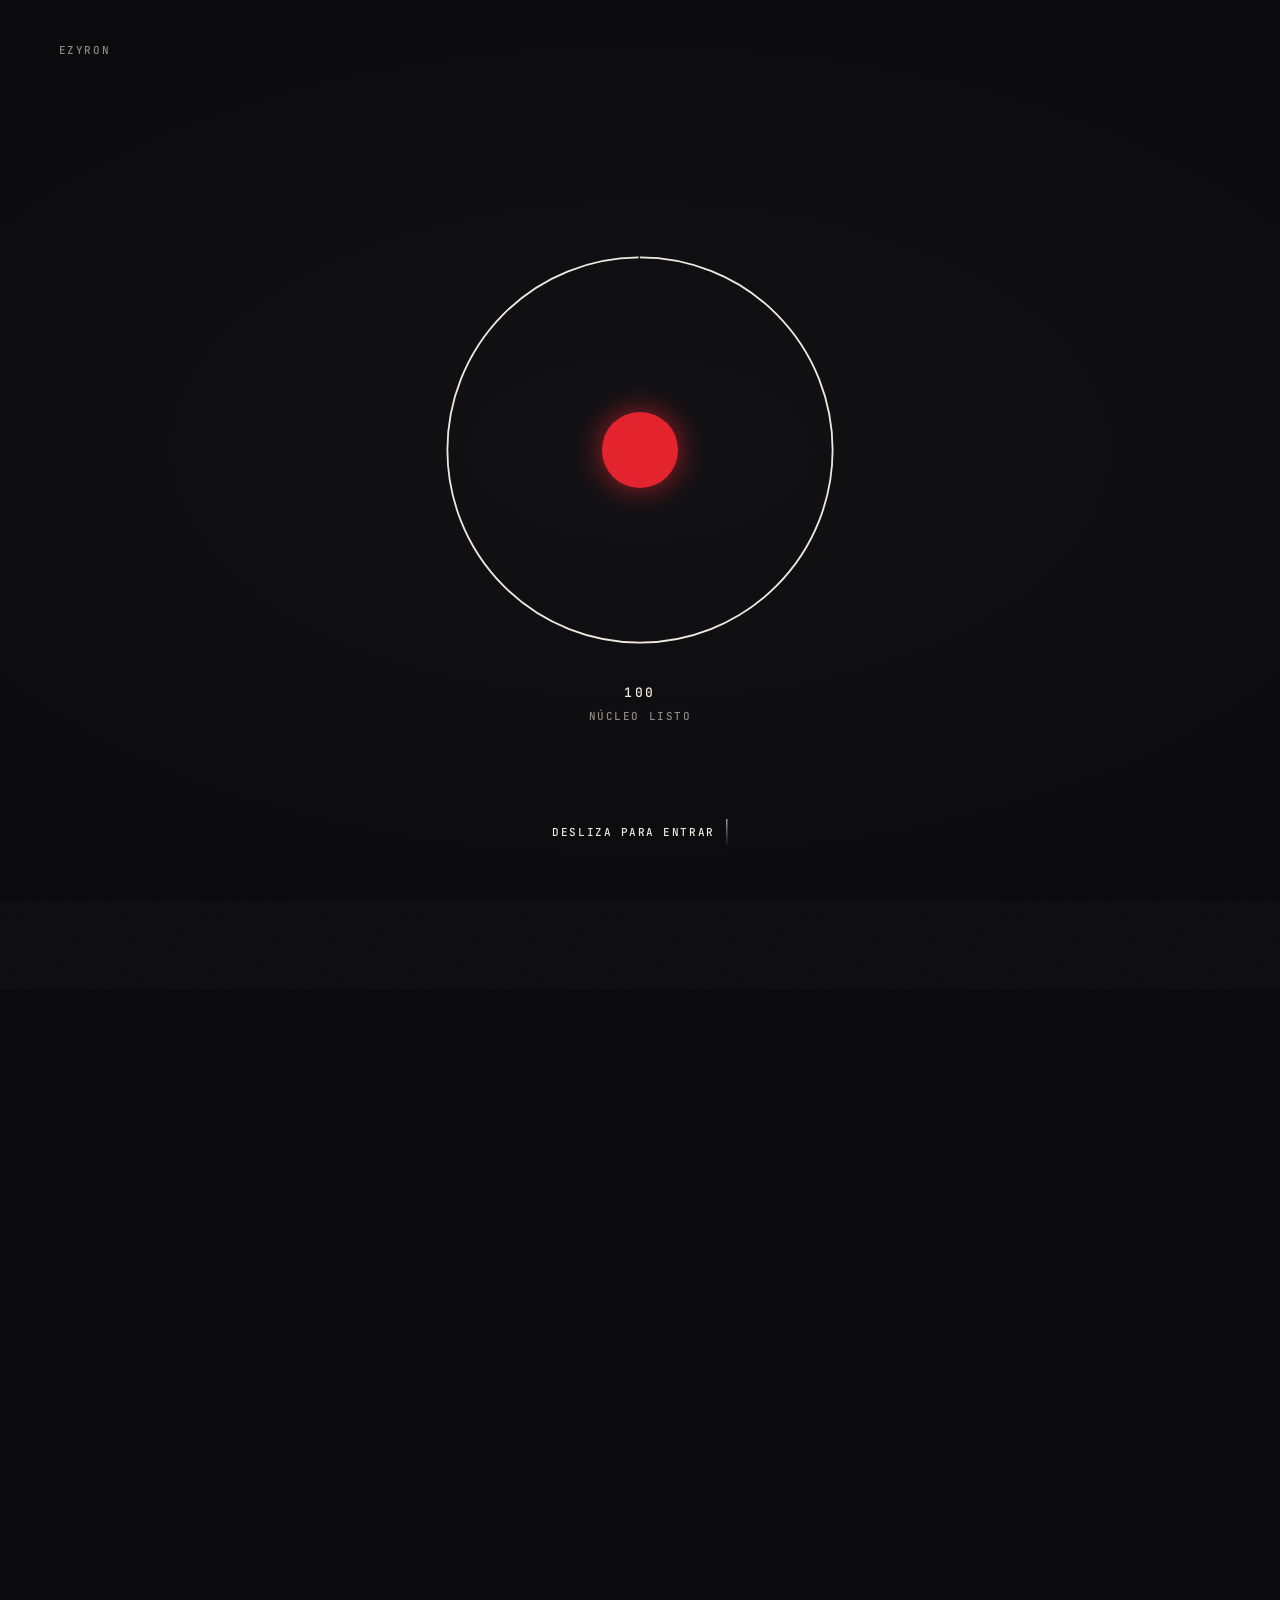
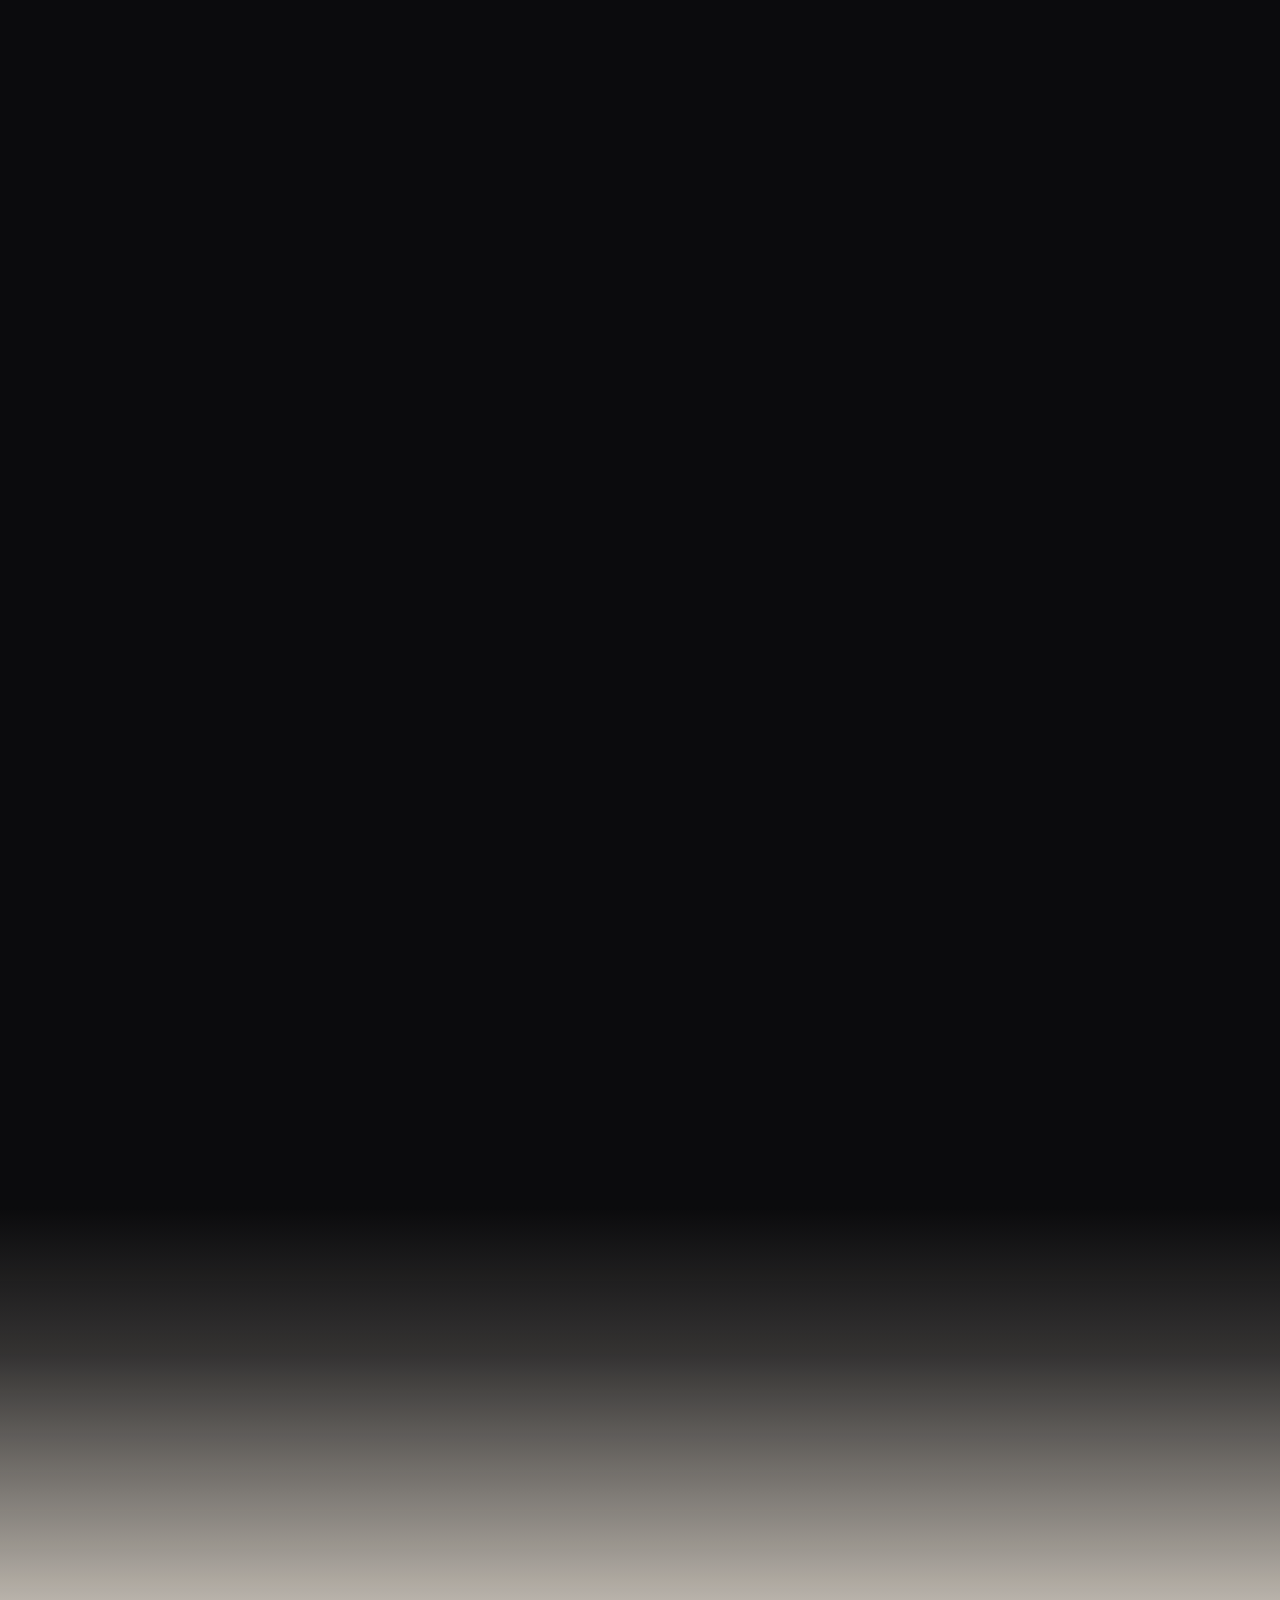
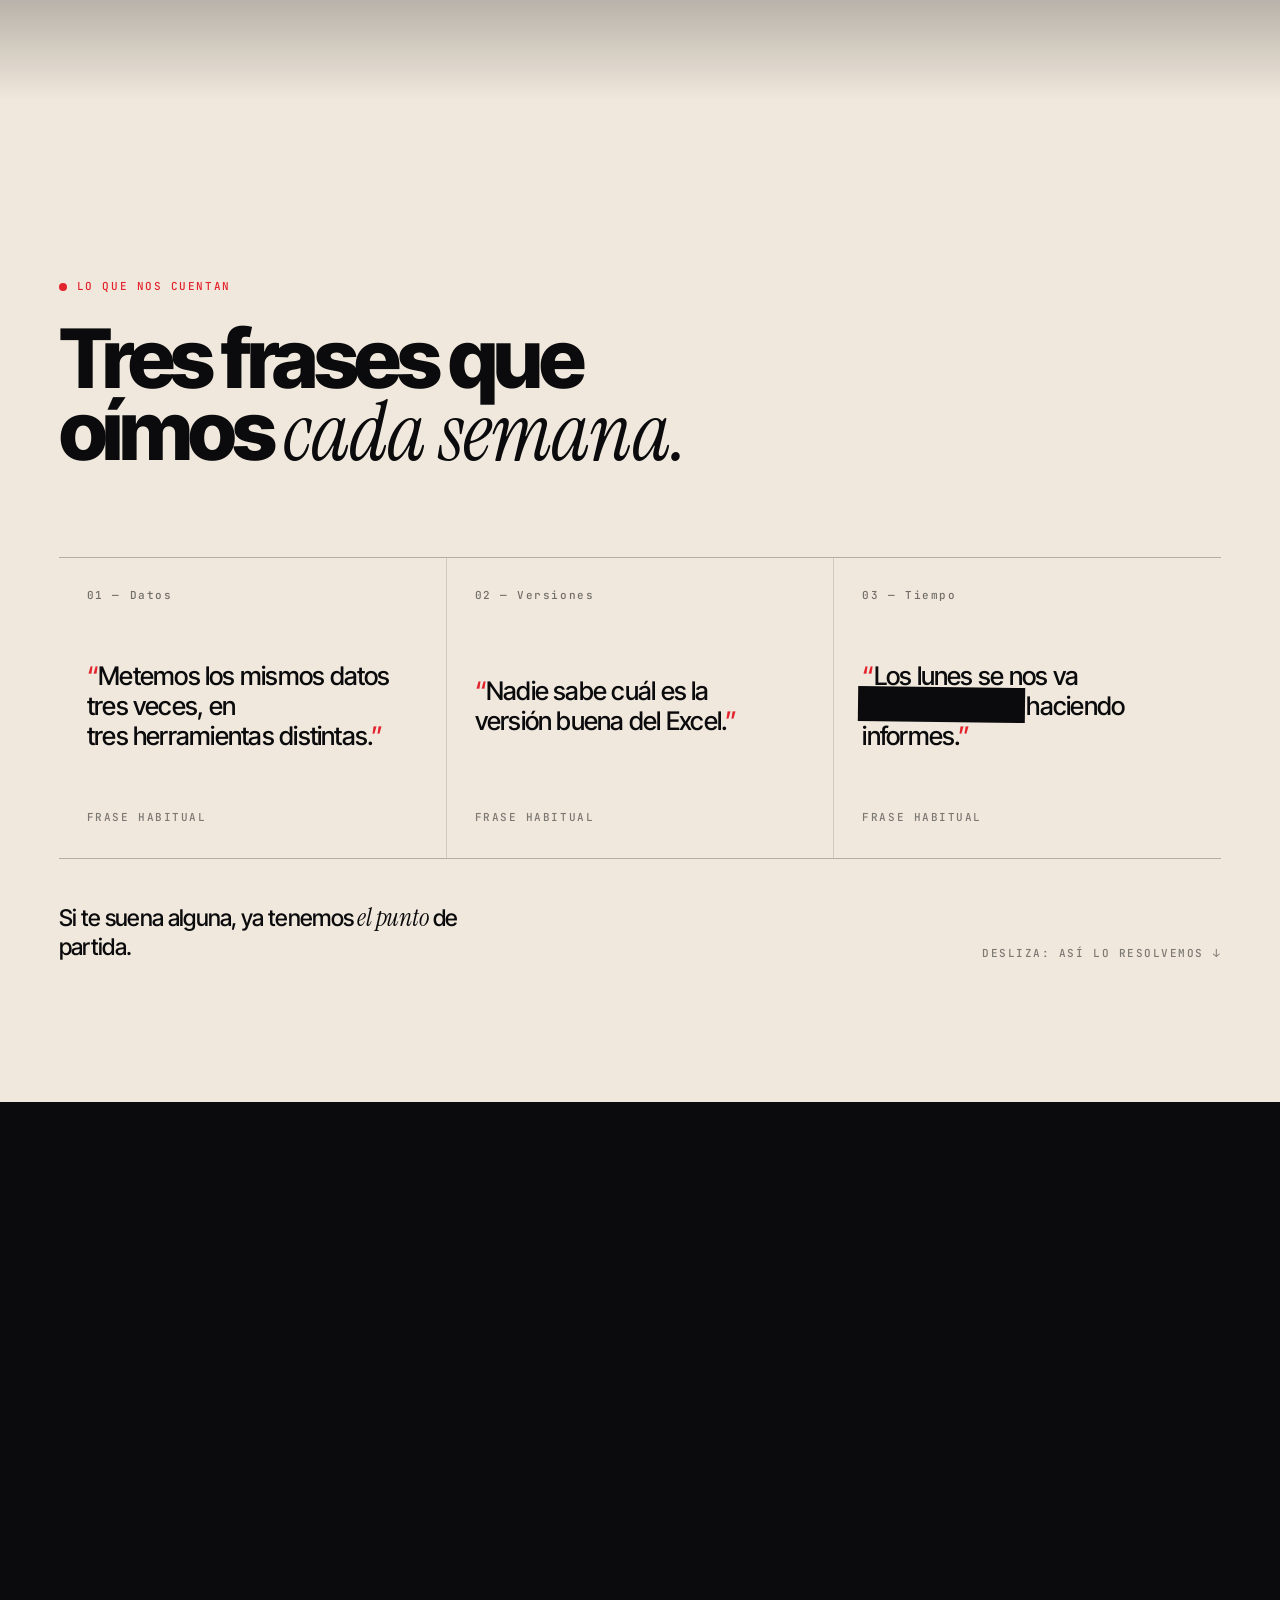
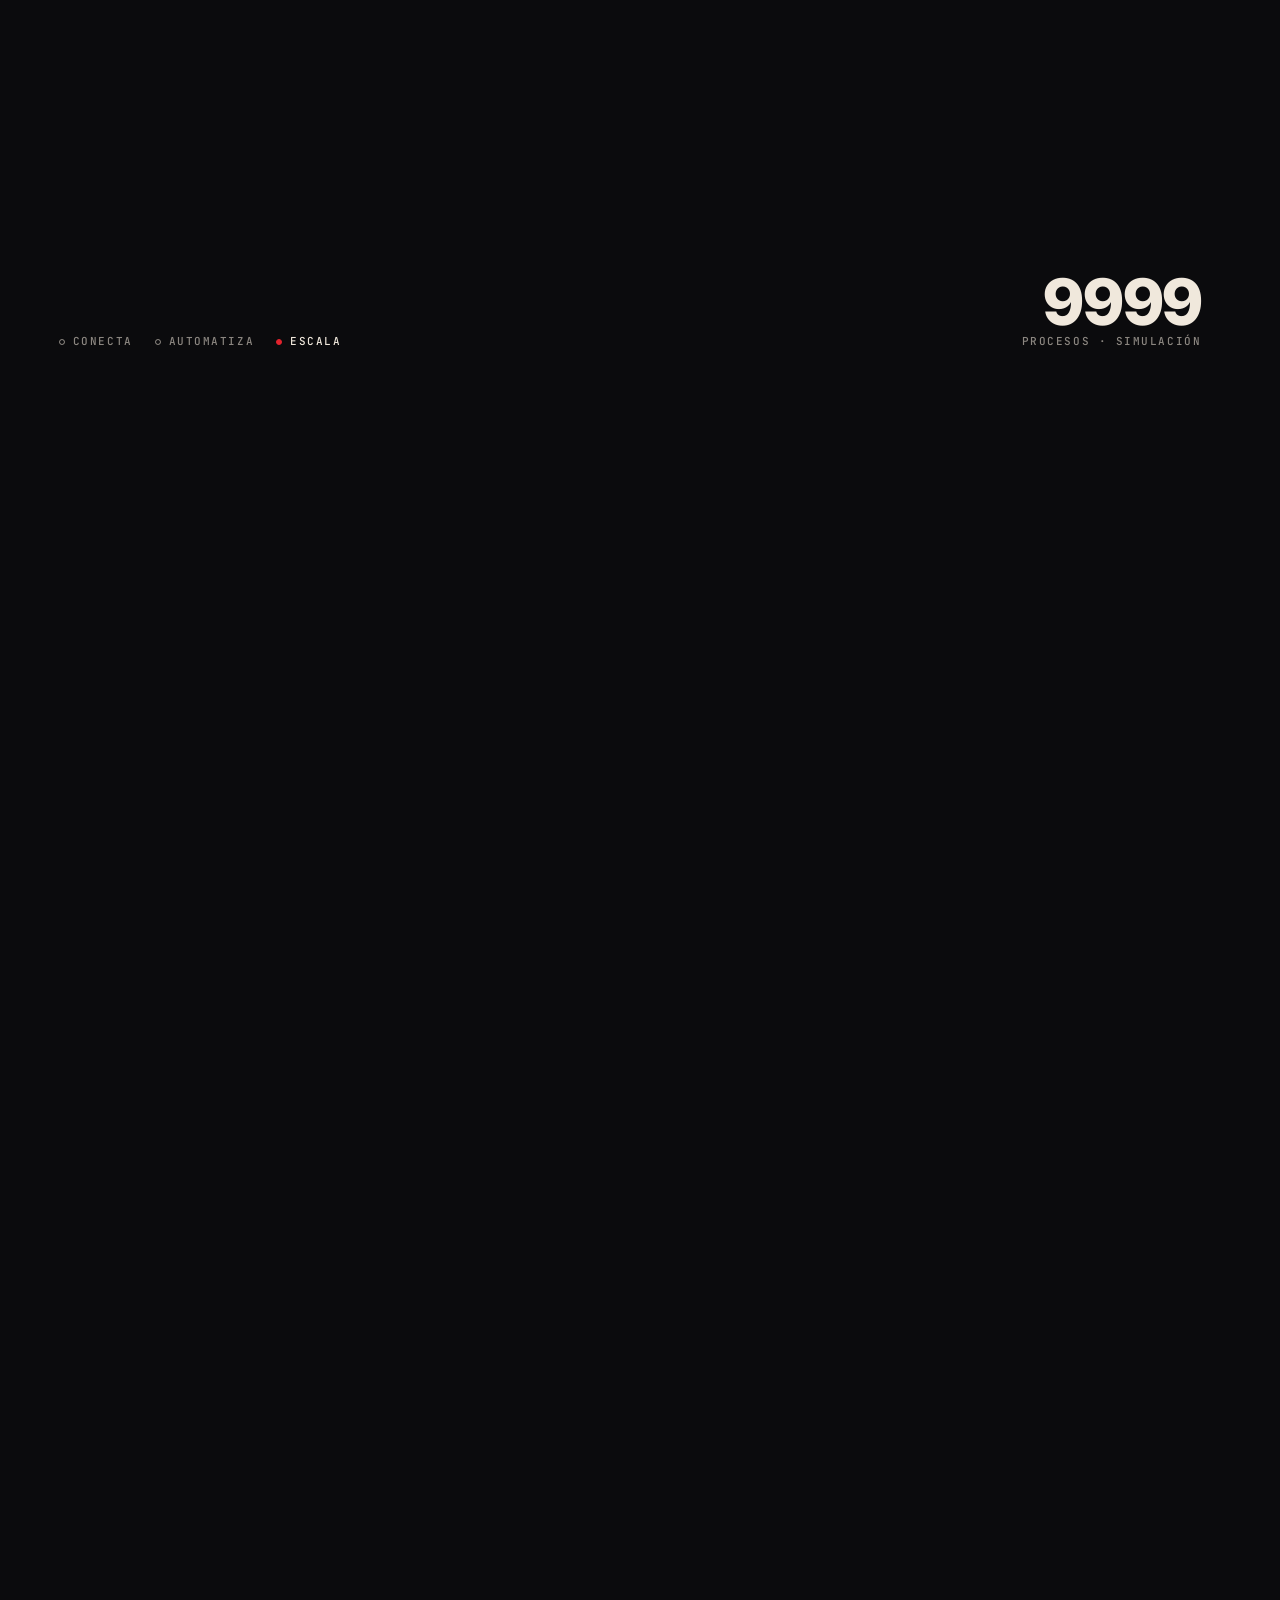
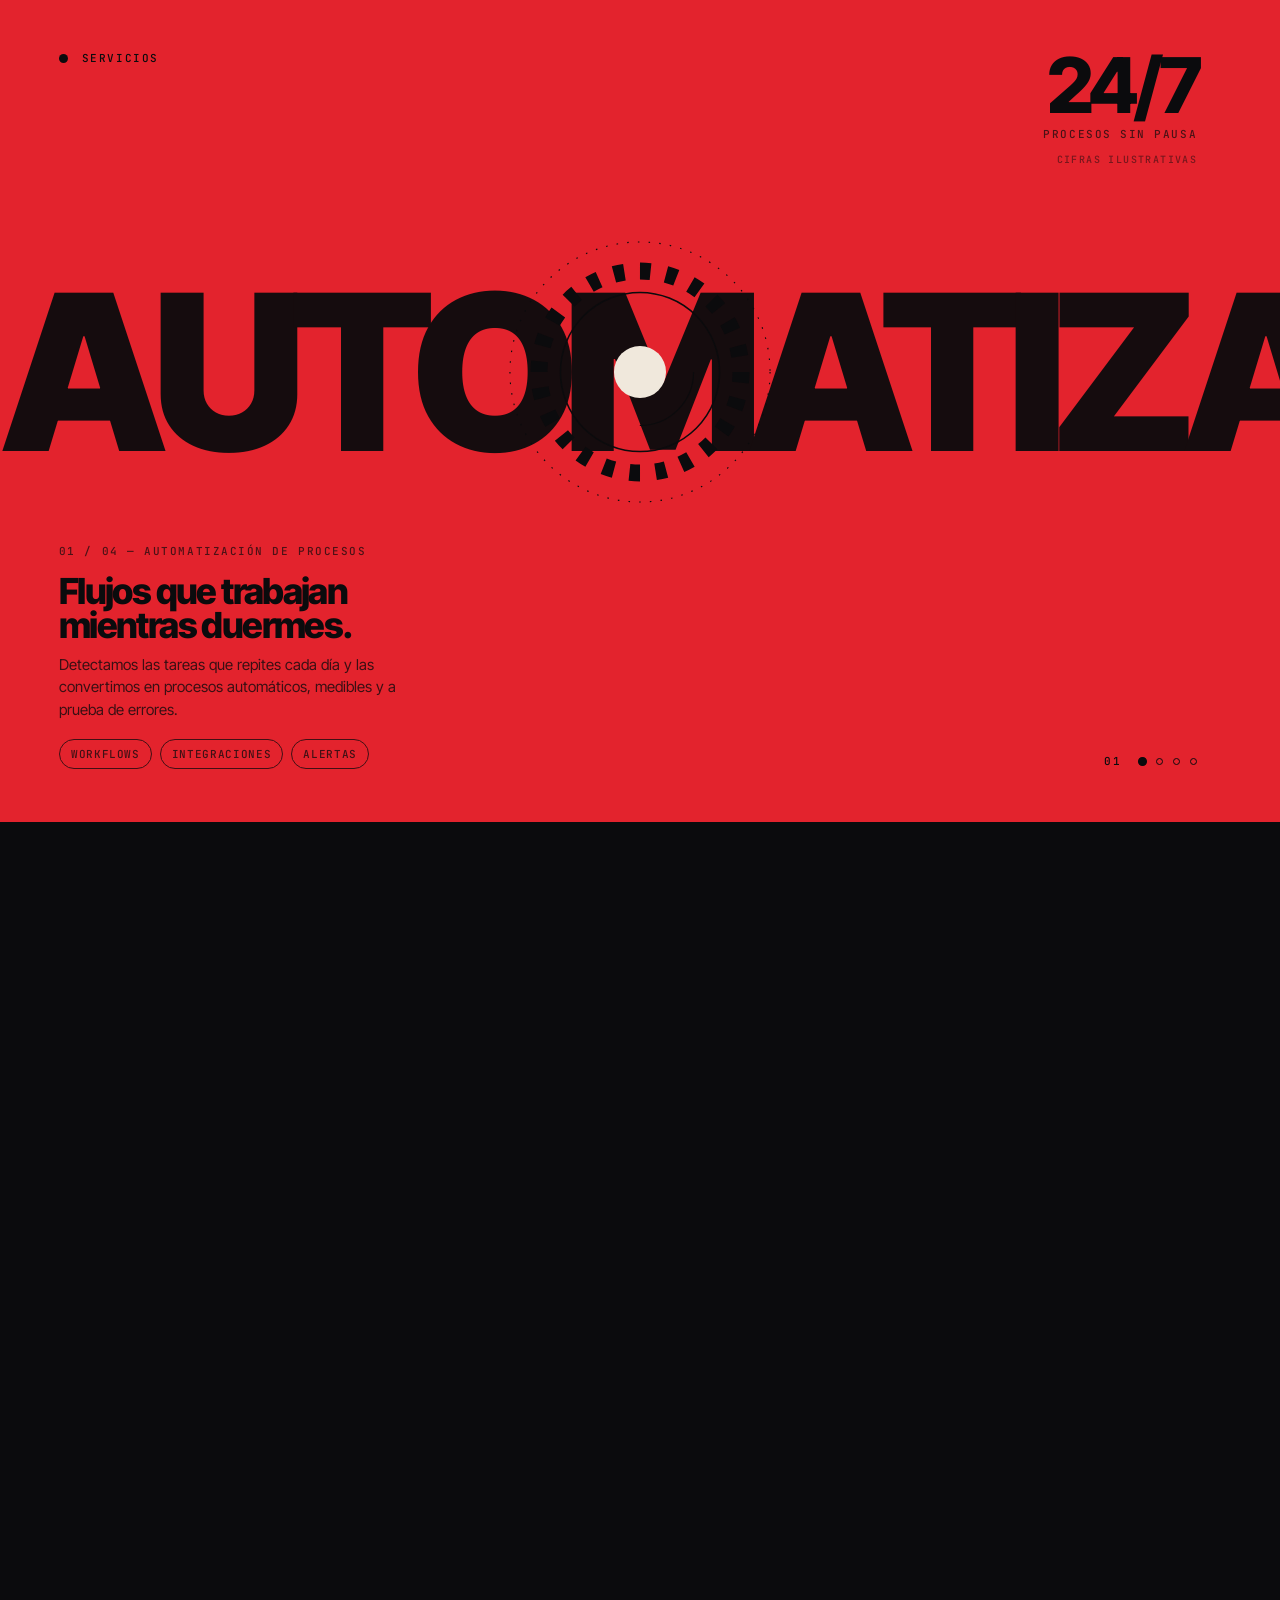
<file: index.html>
<!doctype html>
<html lang="es">
<head>
<meta charset="utf-8">
<meta name="viewport" content="width=device-width, initial-scale=1">
<meta name="theme-color" content="#0B0B0D">
<title>Ezyron · Automatización, IA y diseño web en Valladolid</title>
<meta name="description" content="Estudio de tecnología en Valladolid. Automatizamos procesos, creamos software a medida, aplicamos inteligencia artificial y diseñamos webs para empresas.">
<link rel="canonical" href="https://ezyron.com/">
<link rel="alternate" hreflang="es" href="https://ezyron.com/">
<link rel="alternate" hreflang="x-default" href="https://ezyron.com/">
<meta name="robots" content="index, follow, max-image-preview:large, max-snippet:-1">
<meta name="author" content="Ezyron">
<meta name="geo.region" content="ES-VA">
<meta name="geo.placename" content="Valladolid">
<meta name="geo.position" content="41.6523;-4.7245">
<meta name="ICBM" content="41.6523, -4.7245">
<link rel="icon" href="favicon.svg" type="image/svg+xml">
<link rel="icon" href="favicon-32.png" sizes="32x32" type="image/png">
<link rel="apple-touch-icon" href="apple-touch-icon.png">
<meta property="og:type" content="website">
<meta property="og:site_name" content="Ezyron">
<meta property="og:title" content="Ezyron · Automatización, IA y diseño web en Valladolid">
<meta property="og:description" content="Todo empieza en un punto. Automatización de procesos, software a medida, IA aplicada y webs para empresas, desde Valladolid.">
<meta property="og:url" content="https://ezyron.com/">
<meta property="og:image" content="https://ezyron.com/og.jpg">
<meta property="og:image:width" content="1200">
<meta property="og:image:height" content="630">
<meta property="og:image:alt" content="Ezyron: el punto rojo que conecta tus sistemas">
<meta property="og:locale" content="es_ES">
<meta name="twitter:card" content="summary_large_image">
<meta name="twitter:title" content="Ezyron · Automatización, IA y diseño web en Valladolid">
<meta name="twitter:description" content="Automatización de procesos, software a medida, IA aplicada y webs para empresas, desde Valladolid.">
<meta name="twitter:image" content="https://ezyron.com/og.jpg">
<script type="application/ld+json">
{
 "@context": "https://schema.org",
 "@graph": [
  {
   "@type": "Organization",
   "@id": "https://ezyron.com/#org",
   "name": "Ezyron",
   "url": "https://ezyron.com/",
   "logo": "https://ezyron.com/apple-touch-icon.png",
   "image": "https://ezyron.com/og.jpg",
   "email": "info.ezyron@gmail.com",
   "slogan": "Todo empieza en un punto",
   "sameAs": [
    "https://www.instagram.com/ezyron.studios/"
   ]
  },
  {
   "@type": "ProfessionalService",
   "@id": "https://ezyron.com/#estudio",
   "name": "Ezyron",
   "description": "Estudio de tecnología en Valladolid. Automatizamos procesos, creamos software a medida, aplicamos inteligencia artificial y diseñamos webs para empresas.",
   "url": "https://ezyron.com/",
   "image": "https://ezyron.com/og.jpg",
   "email": "info.ezyron@gmail.com",
   "parentOrganization": {
    "@id": "https://ezyron.com/#org"
   },
   "address": {
    "@type": "PostalAddress",
    "addressLocality": "Valladolid",
    "addressRegion": "Castilla y León",
    "addressCountry": "ES"
   },
   "geo": {
    "@type": "GeoCoordinates",
    "latitude": 41.6523,
    "longitude": -4.7245
   },
   "areaServed": [
    {
     "@type": "City",
     "name": "Valladolid"
    },
    {
     "@type": "AdministrativeArea",
     "name": "Castilla y León"
    },
    {
     "@type": "Country",
     "name": "España"
    }
   ],
   "knowsLanguage": "es",
   "sameAs": [
    "https://www.instagram.com/ezyron.studios/"
   ],
   "hasOfferCatalog": {
    "@type": "OfferCatalog",
    "name": "Servicios",
    "itemListElement": [
     {
      "@type": "Offer",
      "itemOffered": {
       "@type": "Service",
       "name": "Automatización de procesos",
       "description": "Flujos automáticos, integraciones y alertas que eliminan el trabajo repetitivo."
      }
     },
     {
      "@type": "Offer",
      "itemOffered": {
       "@type": "Service",
       "name": "Software a medida",
       "description": "Paneles, herramientas internas, plataformas y APIs construidas alrededor de cómo trabaja tu empresa."
      }
     },
     {
      "@type": "Offer",
      "itemOffered": {
       "@type": "Service",
       "name": "Inteligencia artificial para empresas",
       "description": "Agentes, asistentes y RAG conectados a tus datos reales para responder, clasificar y decidir."
      }
     },
     {
      "@type": "Offer",
      "itemOffered": {
       "@type": "Service",
       "name": "Diseño y desarrollo web",
       "description": "Webs y productos digitales a medida, con movimiento y preparados para posicionar."
      }
     }
    ]
   }
  },
  {
   "@type": "WebSite",
   "@id": "https://ezyron.com/#web",
   "url": "https://ezyron.com/",
   "name": "Ezyron",
   "inLanguage": "es-ES",
   "publisher": {
    "@id": "https://ezyron.com/#org"
   }
  },
  {
   "@type": "FAQPage",
   "@id": "https://ezyron.com/#faq",
   "mainEntity": [
    {
     "@type": "Question",
     "name": "¿Qué hace Ezyron?",
     "acceptedAnswer": {
      "@type": "Answer",
      "text": "Somos un estudio de tecnología de Valladolid. Automatizamos procesos, desarrollamos software a medida, aplicamos inteligencia artificial a los datos de tu empresa y diseñamos páginas web que convierten."
     }
    },
    {
     "@type": "Question",
     "name": "¿Qué procesos de mi empresa se pueden automatizar?",
     "acceptedAnswer": {
      "@type": "Answer",
      "text": "Casi todo lo que se repite: pasar pedidos del correo al ERP, generar facturas e informes, dar de alta clientes en el CRM, enviar avisos y recordatorios o mover datos entre Excel y tus herramientas."
     }
    },
    {
     "@type": "Question",
     "name": "¿Trabajáis solo en Valladolid?",
     "acceptedAnswer": {
      "@type": "Answer",
      "text": "Estamos en Valladolid y trabajamos con empresas de Castilla y León y del resto de España, en persona o en remoto."
     }
    },
    {
     "@type": "Question",
     "name": "¿Cuánto tarda un proyecto?",
     "acceptedAnswer": {
      "@type": "Answer",
      "text": "Una semana para escuchar, dos o tres para diseñar y de cuatro a ocho para construir, con entregas en producción desde el primer sprint. Las automatizaciones pequeñas funcionan en días."
     }
    },
    {
     "@type": "Question",
     "name": "¿También hacéis páginas web?",
     "acceptedAnswer": {
      "@type": "Answer",
      "text": "Sí. Diseño y desarrollo web a medida, con movimiento, rápida, preparada para posicionar en Google y conectada a tus sistemas."
     }
    },
    {
     "@type": "Question",
     "name": "¿Cómo empiezo?",
     "acceptedAnswer": {
      "@type": "Answer",
      "text": "Cuéntanos en una frase qué tarea se repite en tu empresa. Te respondemos con un primer mapa: qué conectar, qué automatizar y por dónde empezar."
     }
    }
   ]
  }
 ]
}
</script>
<!-- tipografías servidas desde ezyron.com (sin Google Fonts: ninguna petición a terceros al abrir la web) -->
<link rel="preload" href="fonts/inter-tight-normal-latin.woff2" as="font" type="font/woff2" crossorigin>
<link rel="stylesheet" href="fonts/fonts.css">
<link rel="stylesheet" href="css/consent.css">
<style>
:root{
  --ink:#0B0B0D; --ink-2:#141417; --cream:#F0E8DC; --cream-2:#E4DACB; --red:#E3232D; --red-deep:#B3141C;
  --line:rgba(240,232,220,.14); --mute:rgba(240,232,220,.56);
  --pad:clamp(20px,4.6vw,76px);
  --sans:'Inter Tight',system-ui,sans-serif; --serif:'Instrument Serif',Georgia,serif; --mono:'JetBrains Mono',ui-monospace,monospace;
  color-scheme:dark;
}
*{box-sizing:border-box;margin:0;padding:0}
html{-webkit-text-size-adjust:100%}
body{background:var(--ink);color:var(--cream);font:400 16px/1.5 var(--sans);overflow-x:hidden;-webkit-font-smoothing:antialiased}
a{color:inherit;text-decoration:none}
button{font:inherit;color:inherit;background:none;border:0;cursor:pointer}
::selection{background:var(--red);color:var(--cream)}
:focus-visible{outline:2px solid var(--red);outline-offset:4px;border-radius:4px}

/* grain */
body::after{content:"";position:fixed;inset:-10%;pointer-events:none;z-index:90;opacity:.07;
  background-image:url("data:image/svg+xml;utf8,<svg xmlns='http://www.w3.org/2000/svg' width='200' height='200'><filter id='n'><feTurbulence type='fractalNoise' baseFrequency='.9' numOctaves='2' stitchTiles='stitch'/><feColorMatrix values='0 0 0 0 1 0 0 0 0 1 0 0 0 0 1 0 0 0 .55 0'/></filter><rect width='200' height='200' filter='url(%23n)'/></svg>");
  animation:grain 1.2s steps(6) infinite}
@keyframes grain{0%{transform:translate(0,0)}20%{transform:translate(-3%,2%)}40%{transform:translate(2%,-3%)}60%{transform:translate(-2%,-1%)}80%{transform:translate(3%,3%)}100%{transform:translate(0,0)}}

.mono{font:500 11px/1.4 var(--mono);letter-spacing:.14em;text-transform:uppercase}
.serif{font-family:var(--serif);font-style:italic;font-weight:400;letter-spacing:-.01em}

/* ---------- NAV ---------- */
.nav{position:fixed;inset:0 0 auto;z-index:50;display:flex;align-items:center;justify-content:space-between;gap:24px;padding:22px var(--pad);color:var(--cream);transition:color .5s}
.nav.light{color:var(--ink)}
.nav{transition:color .5s,background-color .5s,padding .5s,backdrop-filter .5s}
.nav.solid{background:rgba(11,11,13,.72);-webkit-backdrop-filter:blur(14px);backdrop-filter:blur(14px);padding-top:14px;padding-bottom:14px}
.nav.solid.light{background:rgba(240,232,220,.8)}
.nav.solid.on-red{background:rgba(227,35,45,.86)}
.brand{display:flex;align-items:center;gap:12px}
.brand svg{width:118px;height:auto;display:block}
.brand svg g{fill:currentColor;transition:fill .5s}
.brand .bdot{fill:var(--red);transition:fill .5s}
.nav.on-red .brand .bdot{fill:var(--cream)}
.nav-links{display:flex;gap:30px;align-items:center}
.nav-links a{position:relative;opacity:.78;transition:opacity .25s}
.nav-links a:hover{opacity:1}
.nav-links a::before{content:"";position:absolute;left:-12px;top:50%;width:5px;height:5px;border-radius:50%;background:var(--red);transform:translateY(-50%) scale(0);transition:transform .3s cubic-bezier(.3,1.6,.5,1)}
.nav.on-red .nav-links a::before{background:currentColor}
.nav-links a:hover::before,.nav-links a.active::before{transform:translateY(-50%) scale(1)}
.nav-links a.active{opacity:1}
.pill{display:inline-flex;align-items:center;gap:10px;padding:11px 18px 11px 14px;border-radius:99px;border:1px solid currentColor;font:500 13px var(--sans);letter-spacing:-.01em;transition:background .3s,color .3s}
.pill i{width:7px;height:7px;border-radius:50%;background:var(--red);transition:transform .35s cubic-bezier(.3,1.6,.5,1)}
.pill:hover i{transform:scale(1.6)}
.nav.on-red .pill i{background:currentColor}
.nav .menu-btn{display:none}

/* progress rail */
.rail{position:fixed;right:calc(var(--pad)*.42);top:50%;height:34vh;width:1px;transform:translateY(-50%);background:currentColor;opacity:1;z-index:40;color:rgba(240,232,220,.2);transition:color .5s}
.rail.light{color:rgba(11,11,13,.2)}
.rail b{position:absolute;left:50%;top:0;width:7px;height:7px;margin:-3.5px 0 0 -3.5px;border-radius:50%;background:var(--red);box-shadow:0 0 14px rgba(227,35,45,.8)}
.rail.on-red b{background:var(--cream);box-shadow:none}

/* cursor */
.cursor,.cursor-ring{position:fixed;left:0;top:0;pointer-events:none;z-index:100;border-radius:50%}
.cursor{width:8px;height:8px;margin:-4px 0 0 -4px;background:var(--red)}
.cursor-ring{width:38px;height:38px;margin:-19px 0 0 -19px;border:1px solid rgba(240,232,220,.4);transition:width .35s,height .35s,margin .35s,background .35s,border-color .35s;display:grid;place-items:center}
.cursor-ring span{font:500 10px var(--mono);letter-spacing:.12em;text-transform:uppercase;color:var(--ink);opacity:0;transition:opacity .25s;white-space:nowrap}
.cursor-ring.big{width:92px;height:92px;margin:-46px 0 0 -46px;background:var(--cream);border-color:var(--cream)}
.cursor-ring.big span{opacity:1}
@media (hover:none),(pointer:coarse){.cursor,.cursor-ring{display:none}}

/* ---------- PINNED SECTIONS ---------- */
.scrub{position:relative}
.pin{position:sticky;top:0;height:100vh;height:100svh;overflow:hidden}
canvas.scene{position:absolute;inset:0;width:100%;height:100%;display:block}
[data-a]{will-change:opacity,transform,filter}

/* ORIGEN */
#origen{height:560vh}
#origen .pin{background:radial-gradient(120% 90% at 50% 50%,#121215 0%,var(--ink) 60%)}
.o-copy{position:absolute;left:var(--pad);bottom:calc(var(--pad)*.9);right:var(--pad);display:flex;justify-content:space-between;align-items:flex-end;gap:30px;pointer-events:none}
.h-hero{font:800 clamp(46px,8.6vw,148px)/.86 var(--sans);letter-spacing:-.055em}
.h-hero .serif{font-weight:400;letter-spacing:-.03em;color:var(--cream)}
.o-meta{display:flex;flex-direction:column;gap:6px;text-align:right;color:var(--mute)}
.scroll-hint{display:flex;align-items:center;gap:12px;color:var(--mute)}
.scroll-hint em{width:1px;height:42px;background:linear-gradient(var(--cream),transparent);position:relative;overflow:hidden}
.scroll-hint em::after{content:"";position:absolute;left:-2px;top:-6px;width:5px;height:5px;border-radius:50%;background:var(--red);animation:drip 1.8s cubic-bezier(.6,0,.3,1) infinite}
@keyframes drip{to{top:46px}}
.o-tag{position:absolute;left:50%;top:calc(50% + clamp(80px,13vw,170px));transform:translateX(-50%);text-align:center;width:min(640px,88vw);pointer-events:none}
.o-tag p{font:400 clamp(18px,1.9vw,26px)/1.3 var(--sans);letter-spacing:-.02em;color:var(--cream)}
.o-tag p .serif{font-size:1.12em}
.o-tag .mono{color:var(--mute);margin-bottom:16px;display:block}
.o-top{position:absolute;top:calc(var(--pad) + 60px);left:var(--pad);right:var(--pad);display:flex;justify-content:space-between;color:var(--mute);pointer-events:none}
.o-coord{position:absolute;pointer-events:none;color:var(--mute);font-size:10px}

/* SISTEMA */
#sistema{height:680vh}
#sistema .pin{background:var(--ink)}
#sistema .pin::after{content:"";position:absolute;inset:0;z-index:1;pointer-events:none;opacity:var(--veil,1);background:linear-gradient(90deg,rgba(11,11,13,.92) 0%,rgba(11,11,13,.7) 30%,rgba(11,11,13,0) 48%)}
.s-card,.s-index,.s-counter{z-index:2}
@media (max-width:900px){#sistema .pin::after{background:linear-gradient(0deg,rgba(11,11,13,.95) 0%,rgba(11,11,13,.8) 34%,rgba(11,11,13,0) 52%)}}
.s-card{position:absolute;left:var(--pad);top:50%;transform:translateY(-50%);width:min(440px,38vw);pointer-events:none}
.s-chapter{position:absolute;left:0;top:50%;width:100%;transform:translateY(-50%)}
.s-chapter .mono{color:var(--red);display:flex;align-items:center;gap:10px;margin-bottom:22px}
.s-chapter .mono::before{content:"";width:24px;height:1px;background:currentColor}
.s-chapter h2{font:800 clamp(40px,5.2vw,84px)/.9 var(--sans);letter-spacing:-.05em;margin-bottom:22px}
.s-chapter h2 .serif{font-weight:400}
.s-chapter p{color:var(--mute);font-size:clamp(15px,1.15vw,18px);max-width:36ch}
.s-index{position:absolute;left:var(--pad);bottom:calc(var(--pad)*.9);display:flex;gap:22px;color:var(--mute)}
.s-index span{display:flex;align-items:center;gap:8px;transition:color .4s}
.s-index span i{width:6px;height:6px;border-radius:50%;border:1px solid currentColor;transition:background .4s,border-color .4s}
.s-index span.on{color:var(--cream)}
.s-index span.on i{background:var(--red);border-color:var(--red)}
.s-counter{position:absolute;right:calc(var(--pad) + 20px);bottom:calc(var(--pad)*.9);text-align:right;color:var(--mute);pointer-events:none}
.s-counter b{display:block;font:800 clamp(40px,5vw,80px)/1 var(--sans);letter-spacing:-.05em;color:var(--cream);font-variant-numeric:tabular-nums}

/* SERVICIOS */
/* Servicios arranca 100vh antes, debajo de Sistema: al salir el rojo de Sistema ya está Servicios con su contenido, sin pantalla roja vacía */
#sistema{z-index:2}
#servicios{height:660vh;margin-top:-100vh;margin-top:-100svh;scroll-margin-top:-100vh;z-index:1}
#servicios .pin{background:var(--red);color:var(--ink)}
.sv-word{position:absolute;left:0;right:0;top:50%;transform:translateY(-50%);text-align:center;font:900 clamp(80px,17vw,300px)/.8 var(--sans);letter-spacing:-.07em;white-space:nowrap;pointer-events:none;opacity:0}
.sv-glyph{position:absolute;left:50%;top:50%;width:clamp(240px,34vmin,420px);aspect-ratio:1;margin:calc(clamp(240px,34vmin,420px)/-2) 0 0 calc(clamp(240px,34vmin,420px)/-2);pointer-events:none}
.sv-glyph svg{width:100%;height:100%;overflow:visible;display:block}
.sv-info{position:absolute;left:var(--pad);bottom:calc(var(--pad)*.9);width:min(420px,40vw);opacity:0}
.sv-info .mono{margin-bottom:14px;display:block;opacity:.7}
.sv-info h3{font:800 clamp(28px,2.8vw,44px)/.95 var(--sans);letter-spacing:-.045em;margin-bottom:12px}
.sv-info p{font-size:15px;opacity:.78;max-width:38ch}
.sv-tags{display:flex;flex-wrap:wrap;gap:8px;margin-top:18px}
.sv-tags span{font:500 11px var(--mono);letter-spacing:.06em;text-transform:uppercase;padding:7px 11px;border:1px solid currentColor;border-radius:99px;opacity:.75}
.sv-stat{position:absolute;right:calc(var(--pad) + 24px);top:calc(var(--pad) + 70px);text-align:right;opacity:0}
.sv-stat b{display:block;font:800 clamp(48px,6vw,104px)/.9 var(--sans);letter-spacing:-.06em}
.sv-stat span{font:500 11px var(--mono);letter-spacing:.14em;text-transform:uppercase;opacity:.7}
.sv-note{position:absolute;right:calc(var(--pad) + 24px);top:calc(var(--pad) + 70px + clamp(80px,8vw,140px));opacity:.5;font-size:10px}
.sv-pager{position:absolute;right:calc(var(--pad) + 24px);bottom:calc(var(--pad)*.9);display:flex;align-items:center;gap:10px}
.sv-pager i{width:7px;height:7px;border-radius:50%;border:1px solid currentColor;transition:background .3s,transform .3s}
.sv-pager i.on{background:currentColor;transform:scale(1.3)}
.sv-pager .mono{margin-right:8px}
.sv-head{position:absolute;left:var(--pad);top:calc(var(--pad) + 70px);display:flex;gap:14px;align-items:center}
.sv-head i{width:9px;height:9px;border-radius:50%;background:currentColor}

/* spin helpers */
.spin{transform-box:fill-box;transform-origin:center;animation:spin 18s linear infinite}
.spin.r{animation-direction:reverse}
.spin.f{animation-duration:7s}
.spin.s{animation-duration:40s}
@keyframes spin{to{transform:rotate(360deg)}}
.breathe{transform-box:fill-box;transform-origin:center;animation:breathe 3.2s ease-in-out infinite}
@keyframes breathe{50%{transform:scale(1.12)}}
.ripple{transform-box:fill-box;transform-origin:center;animation:ripple 3s cubic-bezier(.2,.6,.3,1) infinite}
@keyframes ripple{from{transform:scale(.25);opacity:.9}to{transform:scale(1);opacity:0}}

/* MANIFIESTO */
.manifesto{background:var(--cream);color:var(--ink);padding:clamp(110px,16vw,240px) var(--pad) clamp(90px,12vw,180px);position:relative}
.manifesto .mono{display:flex;align-items:center;gap:10px;margin-bottom:40px;color:var(--red)}
.manifesto .mono::before{content:"";width:8px;height:8px;border-radius:50%;background:var(--red)}
.mf-text{font:500 clamp(30px,4.6vw,76px)/1.02 var(--sans);letter-spacing:-.045em;max-width:17ch}
.mf-text .w{opacity:.14;transition:opacity .2s}
.mf-text .w.on{opacity:1}
.mf-text .serif{font-weight:400}
.mf-text .dotw{display:inline-block;width:.42em;height:.42em;border-radius:50%;background:var(--red);vertical-align:.08em;margin:0 .06em}
.mf-grid{display:grid;grid-template-columns:repeat(4,1fr);gap:1px;background:rgba(11,11,13,.14);border-top:1px solid rgba(11,11,13,.14);border-bottom:1px solid rgba(11,11,13,.14);margin-top:clamp(80px,10vw,150px)}
.mf-grid div{background:var(--cream);padding:30px 26px 34px;min-height:220px;display:flex;flex-direction:column;justify-content:space-between;transition:background .4s,color .4s}
.mf-grid div:hover{background:var(--ink);color:var(--cream)}
.mf-grid b{font:800 clamp(40px,4vw,64px)/1 var(--sans);letter-spacing:-.05em}
.mf-grid b sup{font-size:.4em;color:var(--red);vertical-align:top;margin-left:4px}
.mf-grid span{font-size:14px;opacity:.7;max-width:24ch}

/* MÉTODO */
#metodo{height:420vh}
#metodo .pin{background:var(--cream);color:var(--ink)}
.m-title{position:absolute;left:var(--pad);top:calc(var(--pad) + 76px);font:800 clamp(44px,6vw,100px)/.88 var(--sans);letter-spacing:-.055em}
.m-title .serif{font-weight:400}
.m-line{position:absolute;left:var(--pad);right:var(--pad);top:58%;height:1px;background:rgba(11,11,13,.18)}
.m-line .fill{position:absolute;left:0;top:0;height:1px;width:100%;transform:scaleX(0);transform-origin:0 0;background:var(--ink)}
.m-line .runner{position:absolute;top:0;left:0;width:22px;height:22px;margin:-11px 0 0 -11px;border-radius:50%;background:var(--red);box-shadow:0 0 0 0 rgba(227,35,45,.35);animation:pulse 1.8s infinite}
@keyframes pulse{70%{box-shadow:0 0 0 22px rgba(227,35,45,0)}100%{box-shadow:0 0 0 0 rgba(227,35,45,0)}}
.m-step{position:absolute;top:58%;width:min(250px,22vw);transform:translateX(-4px);transition:opacity .5s}
.m-step::before{content:"";position:absolute;left:0;top:-5px;width:9px;height:9px;border-radius:50%;background:var(--cream);border:1px solid var(--ink);transition:background .4s}
.m-step.on::before{background:var(--ink)}
.m-step .mono{display:block;margin:30px 0 12px;opacity:.55}
.m-step h4{font:800 clamp(24px,2.4vw,38px)/1 var(--sans);letter-spacing:-.045em;margin-bottom:10px}
.m-step p{font-size:14px;opacity:.7}
.m-step{opacity:.28}
.m-step.on{opacity:1}
.m-big{position:absolute;right:calc(var(--pad) + 24px);top:calc(var(--pad) + 70px);font:900 clamp(90px,14vw,240px)/.8 var(--sans);letter-spacing:-.07em;color:transparent;-webkit-text-stroke:1px rgba(11,11,13,.3);font-variant-numeric:tabular-nums}

/* MARQUEE */
.marquee{background:var(--ink);color:var(--cream);overflow:hidden;padding:34px 0;border-top:1px solid var(--line);border-bottom:1px solid var(--line)}
.marquee-track{display:flex;width:max-content;animation:mq 34s linear infinite}
.marquee span{font:800 clamp(40px,6vw,96px)/1 var(--sans);letter-spacing:-.05em;padding-right:.5em;display:flex;align-items:center;gap:.5em;white-space:nowrap}
.marquee span .serif{font-weight:400}
.marquee span i{width:.36em;height:.36em;border-radius:50%;background:var(--red);display:inline-block}
@keyframes mq{to{transform:translateX(-50%)}}

/* CIERRE */
#cierre{height:340vh}
#cierre .pin{background:var(--ink);color:var(--ink)}
/* el punto se recorta con clip-path (vectorial): sigue nítido al crecer a pantalla completa, sin bordes pixelados */
.c-dot{position:absolute;inset:0;background:var(--red);clip-path:circle(20px at 50% 50%)}
.c-copy{position:absolute;inset:0;display:flex;flex-direction:column;align-items:center;justify-content:center;text-align:center;padding:0 var(--pad);gap:34px}
.c-copy h2{font:800 clamp(56px,11vw,190px)/.84 var(--sans);letter-spacing:-.065em}
.c-copy h2 .serif{font-weight:400}
.c-copy .row{display:flex;gap:14px;flex-wrap:wrap;justify-content:center}
.btn{display:inline-flex;align-items:center;gap:12px;padding:18px 26px 18px 22px;border-radius:99px;font:600 15px var(--sans);letter-spacing:-.01em;transition:transform .35s cubic-bezier(.3,1.5,.5,1),background .3s,color .3s}
.btn:hover{transform:translateY(-3px)}
.btn.dark{background:var(--ink);color:var(--cream)}
.btn.dark i{width:8px;height:8px;border-radius:50%;background:var(--red)}
.btn.ghost{border:1px solid var(--ink)}
.c-pre{color:var(--ink);opacity:.8}
.c-intro{position:absolute;left:50%;top:calc(50% + 70px);transform:translateX(-50%);color:var(--mute);text-align:center}

/* FOOTER */
footer{background:var(--ink);padding:clamp(70px,9vw,130px) var(--pad) 34px;border-top:1px solid var(--line)}
.f-top{display:grid;grid-template-columns:1.6fr 1fr 1fr;gap:40px;padding-bottom:clamp(60px,8vw,120px)}
.f-top h5{font:500 11px var(--mono);letter-spacing:.14em;text-transform:uppercase;color:var(--mute);margin-bottom:18px}
.f-top a{display:block;font-size:15px;margin-bottom:8px;opacity:.85}
.f-top a:hover{opacity:1;color:var(--red)}
.f-top p{color:var(--mute);max-width:30ch;font-size:15px}
.f-logo svg{width:100%;height:auto;display:block}
.f-logo g{fill:var(--cream)}
.f-bottom{display:flex;justify-content:space-between;gap:20px;margin-top:34px;color:var(--mute)}

/* ---------- v2 · LOADER (la carga es la primera escena) ---------- */
html.loading{overflow:hidden}
.loader{position:fixed;inset:0;z-index:95;background:radial-gradient(120% 90% at 50% 50%,#121215 0%,var(--ink) 60%);display:grid;place-items:center;transition:opacity .7s cubic-bezier(.16,1,.3,1),visibility .7s}
.loader.out{opacity:0;visibility:hidden}
.ld-core{position:relative;width:calc(min(100vw,100svh)*.084);aspect-ratio:1}
.ld-core .ld-dot{position:absolute;inset:0;border-radius:50%;background:var(--red);box-shadow:0 0 30px rgba(227,35,45,.7);transform:scale(0);animation:ldIn 1s cubic-bezier(.34,1.56,.64,1) .15s forwards}
@keyframes ldIn{to{transform:scale(1)}}
.ld-ring{position:absolute;left:50%;top:50%;width:520%;height:520%;transform:translate(-50%,-50%) rotate(-90deg);overflow:visible}
.ld-ring circle{fill:none;stroke-width:.45}
.ld-ring .trk{stroke:rgba(240,232,220,.1)}
.ld-ring .bar{stroke:var(--cream);stroke-dasharray:1;stroke-dashoffset:1}
.loader.out .ld-ring{transition:transform .8s cubic-bezier(.7,0,.3,1);transform:translate(-50%,-50%) rotate(-90deg) scale(2.4)}
.ld-num{position:absolute;left:50%;top:calc(50% + min(100vw,100svh)*.26);transform:translateX(-50%);text-align:center;color:var(--mute)}
.ld-num b{display:block;font:500 13px var(--mono);letter-spacing:.2em;color:var(--cream);font-variant-numeric:tabular-nums;margin-bottom:8px}
.ld-enter{position:absolute;left:50%;bottom:calc(var(--pad)*.9);transform:translateX(-50%);color:var(--cream);opacity:0;transition:opacity .6s;display:flex;align-items:center;gap:12px;background:none}
.ld-enter.on{opacity:1}
.ld-enter em{width:1px;height:28px;background:linear-gradient(var(--cream),transparent);position:relative;overflow:hidden}
.ld-enter em::after{content:"";position:absolute;left:-2px;top:-6px;width:5px;height:5px;border-radius:50%;background:var(--red);animation:drip 1.8s cubic-bezier(.6,0,.3,1) infinite}
.ld-brand{position:absolute;left:var(--pad);top:calc(var(--pad)*.6 + 8px);color:var(--mute)}

/* cursor oculto hasta el primer movimiento */
.cursor,.cursor-ring{opacity:0;transition:opacity .4s}
body.has-pointer .cursor,body.has-pointer .cursor-ring{opacity:1}

/* ---------- v2 · DOLOR ---------- */
.pain{background:var(--cream);color:var(--ink);padding:clamp(110px,14vw,200px) var(--pad) clamp(90px,11vw,160px)}
/* v4 · la sección clara pasa por encima del portátil (que se «guarda» detrás) y entra con un degradado, sin corte seco */
.pain{position:relative;z-index:4}
.pain::before{content:"";position:absolute;left:0;right:0;bottom:100%;height:min(55vh,520px);pointer-events:none;
  background:linear-gradient(180deg,rgba(240,232,220,0) 0%,rgba(240,232,220,.18) 30%,rgba(240,232,220,.62) 68%,var(--cream) 100%)}
.kick{display:flex;align-items:center;gap:10px;color:var(--red);margin-bottom:28px}
.kick::before{content:"";width:8px;height:8px;border-radius:50%;background:currentColor}
.pain h2,.calc h2,.contact h2{font:800 clamp(44px,6.4vw,108px)/.88 var(--sans);letter-spacing:-.055em;max-width:13ch}
.pain h2 .serif,.calc h2 .serif,.contact h2 .serif{font-weight:400}
.pain-grid{display:grid;grid-template-columns:repeat(3,1fr);gap:1px;background:rgba(11,11,13,.14);margin-top:clamp(56px,7vw,100px);border-top:1px solid rgba(11,11,13,.14);border-bottom:1px solid rgba(11,11,13,.14)}
.pain-card{background:var(--cream);padding:30px 28px 34px;display:flex;flex-direction:column;justify-content:space-between;gap:56px;min-height:300px}
.pain-card .n{font:500 11px var(--mono);letter-spacing:.14em;opacity:.55}
.pain-card q{font:500 clamp(22px,2vw,30px)/1.18 var(--sans);letter-spacing:-.03em;quotes:"“" "”"}
.pain-card q::before{content:open-quote;color:var(--red)}
.pain-card q::after{content:close-quote;color:var(--red)}
.pain-card .src{font:500 11px var(--mono);letter-spacing:.14em;text-transform:uppercase;opacity:.5}
.redact{position:relative;white-space:nowrap}
.redact::after{content:"";position:absolute;inset:-2px -4px;background:var(--ink);transform:rotate(var(--r,0deg)) scaleX(1);transform-origin:right;transition:transform .4s cubic-bezier(.7,0,.3,1) var(--d,0ms)}
.redact.open::after{transform:rotate(var(--r,0deg)) scaleX(0)}
.redact[data-seal]{cursor:pointer}
.pain-foot{display:flex;justify-content:space-between;align-items:flex-end;gap:30px;margin-top:44px;flex-wrap:wrap}
.pain-foot p{font:500 clamp(20px,1.8vw,28px)/1.2 var(--sans);letter-spacing:-.03em;max-width:30ch}
.pain-foot p .serif{font-size:1.1em}
.pain-foot .mono{opacity:.5}

/* ---------- v2 · CALCULADORA (una sola luz) ---------- */
.calc{position:relative;overflow:hidden;background:radial-gradient(60% 55% at 78% 60%,rgba(227,35,45,.16),transparent 70%),var(--ink);padding:clamp(110px,14vw,200px) var(--pad);display:grid;grid-template-columns:1.05fr 1fr;gap:clamp(40px,7vw,120px);align-items:center}
.calc .lead{color:var(--mute);max-width:40ch;margin:22px 0 46px;font-size:clamp(15px,1.1vw,17px)}
.field{margin-bottom:34px}
.field label{display:flex;justify-content:space-between;align-items:baseline;margin-bottom:14px}
.field label span{font:500 11px var(--mono);letter-spacing:.14em;text-transform:uppercase;color:var(--mute)}
.field label output{font:800 26px var(--sans);letter-spacing:-.04em;font-variant-numeric:tabular-nums}
input[type=range]{-webkit-appearance:none;appearance:none;width:100%;height:4px;border-radius:4px;background:linear-gradient(90deg,var(--red) var(--p,50%),rgba(240,232,220,.14) var(--p,50%));outline:none;cursor:pointer}
input[type=range]::-webkit-slider-thumb{-webkit-appearance:none;width:22px;height:22px;border-radius:50%;background:var(--cream);border:6px solid var(--red);box-shadow:0 0 0 6px rgba(227,35,45,.14);transition:transform .2s}
input[type=range]::-moz-range-thumb{width:12px;height:12px;border-radius:50%;background:var(--cream);border:6px solid var(--red)}
input[type=range]:active::-webkit-slider-thumb{transform:scale(1.2)}
input[type=range]:focus-visible{outline:2px solid var(--red);outline-offset:8px}
.result{position:relative;text-align:left}
.result .mono{color:var(--mute);display:block;margin-bottom:10px}
.result .big{font:900 clamp(96px,13vw,220px)/.8 var(--sans);letter-spacing:-.07em;font-variant-numeric:tabular-nums;display:flex;align-items:flex-start;gap:.04em}
.result .big small{font:400 .3em var(--serif);font-style:italic;letter-spacing:0;margin-top:.25em}
.result .row{display:grid;grid-template-columns:1fr 1fr;border-top:1px solid var(--line);margin-top:34px}
.result .row div{padding:18px 0}
.result .row div+div{border-left:1px solid var(--line);padding-left:22px}
.result .row b{display:block;font:800 clamp(28px,2.6vw,40px)/1 var(--sans);letter-spacing:-.04em;font-variant-numeric:tabular-nums}
.result .row span{font:500 11px var(--mono);letter-spacing:.12em;text-transform:uppercase;color:var(--mute)}
.note{font:500 10px var(--mono);letter-spacing:.12em;text-transform:uppercase;opacity:.5;margin-top:20px;display:block}
.btn.light{background:var(--red);color:var(--cream);box-shadow:0 8px 30px rgba(227,35,45,.45);margin-top:30px}
.btn.light i{width:8px;height:8px;border-radius:50%;background:var(--cream)}

/* ---------- v2 · CONTACTO (continúa el rojo del cierre) ---------- */
.contact{background:var(--red);color:var(--ink);padding:clamp(70px,9vw,140px) var(--pad) clamp(90px,11vw,160px);display:grid;grid-template-columns:1fr 1fr;gap:clamp(40px,7vw,120px)}
.contact .kick{color:var(--ink)}
.contact .side{display:flex;flex-direction:column;justify-content:space-between;gap:40px}
.contact .side p{font-size:16px;max-width:36ch;opacity:.8}
form.lead-form{display:grid;gap:26px;align-content:start}
.lf{display:grid;gap:8px}
.lf span{font:500 11px var(--mono);letter-spacing:.14em;text-transform:uppercase;opacity:.65}
.lf input,.lf textarea{font:500 clamp(20px,1.7vw,26px)/1.3 var(--sans);letter-spacing:-.02em;color:var(--ink);background:none;border:0;border-bottom:1px solid rgba(11,11,13,.35);padding:8px 0 12px;outline:none;resize:none;border-radius:0;transition:border-color .3s}
.lf input::placeholder,.lf textarea::placeholder{color:rgba(11,11,13,.38)}
.lf input:focus,.lf textarea:focus{border-color:var(--ink)}
.lf input:invalid:not(:placeholder-shown){border-color:var(--cream)}
.form-row{display:flex;align-items:center;gap:20px;flex-wrap:wrap;margin-top:6px}
.form-row .note{margin:0}
.form-msg{font:500 13px var(--mono);letter-spacing:.06em;min-height:1em}
.form-msg.ok{color:var(--cream)}
.form-msg a{text-decoration:underline}
.lead-form .hp{position:absolute;left:-9999px;width:1px;height:1px;opacity:0}
.lead-form button[disabled]{opacity:.6;cursor:wait}

/* ---------- v3 · PREGUNTAS (SEO: texto rastreable, sin romper la contención) ---------- */
.faq{background:var(--ink);padding:clamp(90px,11vw,160px) var(--pad);display:grid;grid-template-columns:1fr 1.35fr;gap:clamp(40px,7vw,120px);border-top:1px solid var(--line)}
.faq h2{font:800 clamp(34px,4.2vw,64px)/.92 var(--sans);letter-spacing:-.05em;max-width:12ch}
.faq h2 .serif{font-weight:400}
.faq-side p{margin-top:28px;color:var(--mute);line-height:1.8}
.faq-list{border-top:1px solid var(--line)}
.fq{border-bottom:1px solid var(--line)}
.fq summary{list-style:none;display:grid;grid-template-columns:44px 1fr 18px;align-items:center;gap:12px;padding:22px 0;cursor:pointer}
.fq summary::-webkit-details-marker{display:none}
.fq-n{color:var(--mute)}
.fq-q{font:500 clamp(17px,1.4vw,21px)/1.25 var(--sans);letter-spacing:-.02em;transition:color .3s}
.fq summary:hover .fq-q{color:#fff}
.fq summary i{position:relative;width:18px;height:18px}
.fq summary i::before,.fq summary i::after{content:"";position:absolute;left:50%;top:50%;width:12px;height:1.5px;margin:-.75px 0 0 -6px;background:var(--cream);transition:transform .4s cubic-bezier(.3,1.6,.5,1),background .3s}
.fq summary i::after{transform:rotate(90deg)}
.fq[open] summary i::after{transform:rotate(0)}
.fq[open] summary i::before{background:var(--red)}
.fq p{padding:0 30px 26px 56px;max-width:62ch;color:var(--mute);font-size:15px;line-height:1.6;animation:fqIn .5s cubic-bezier(.16,1,.3,1)}
@keyframes fqIn{from{opacity:0;transform:translateY(-6px)}}
@media (max-width:900px){.faq{grid-template-columns:1fr}.fq p{padding-left:0;padding-right:0}}

.f-legal{display:flex;gap:22px;flex-wrap:wrap}
.f-legal a{transition:color .25s}
.f-legal a:hover{color:var(--cream)}
/* ---------- v4 · WEBS · el punto se convierte en un portátil 3D dibujado en línea; se abre, enseña una web y se cierra ---------- */
/* arranca 100vh antes, encima del final de Origen: el punto de Origen pasa a ser el de la tapa */
#webs{height:440vh;margin-top:-100vh;margin-top:-100svh;z-index:3}
#webs .pin{background:radial-gradient(120% 90% at 50% 50%,#121215 0%,var(--ink) 60%)}
.lp-glow{position:absolute;left:50%;top:46%;width:min(1300px,140vw);aspect-ratio:1.5;transform:translate(-50%,-50%);pointer-events:none;opacity:0;
  background:radial-gradient(50% 50% at 50% 50%,rgba(200,105,61,.22),rgba(110,139,116,.10) 45%,transparent 70%)}
.lp-top{position:absolute;top:calc(var(--pad) + 60px);left:var(--pad);right:var(--pad);display:flex;justify-content:space-between;color:var(--mute);pointer-events:none}
.lp-top b{color:var(--red);font-weight:500}
.lp-stage{position:absolute;inset:0;perspective:2600px;perspective-origin:50% 38%;pointer-events:none}
.lp{position:absolute;left:50%;top:0;width:var(--lw);height:var(--lh);margin-left:calc(var(--lw)/-2);transform-style:preserve-3d;transform-origin:50% 100%;opacity:0}
.lp div{transform-style:preserve-3d}
/* caras: solo el borde dibujado y un velo casi transparente */
.lp .f{position:absolute;border:1.3px solid rgba(240,232,220,.86);background:rgba(240,232,220,.028)}
/* base (caja con grosor) */
.lp-base{position:absolute;left:0;top:100%;width:100%;height:0}
.lp-deck{left:0;top:0;width:100%;height:var(--ld);transform-origin:50% 0;transform:rotateX(90deg);border-radius:4px 4px calc(var(--lw)*.026) calc(var(--lw)*.026)}
.lp-under{left:0;top:0;width:100%;height:var(--ld);transform-origin:50% 0;transform:translateY(var(--lt)) rotateX(90deg);border-radius:4px 4px calc(var(--lw)*.026) calc(var(--lw)*.026);background:rgba(11,11,13,.6)!important;border-color:rgba(240,232,220,.35)!important}
.lp-front{left:0;top:0;width:100%;height:var(--lt);transform:translateZ(var(--ld));border-radius:0 0 calc(var(--lw)*.02) calc(var(--lw)*.02)}
.lp-front::after{content:"";position:absolute;left:44%;right:44%;top:-1px;height:55%;border:1.3px solid rgba(240,232,220,.86);border-top:0;border-radius:0 0 10px 10px}
.lp-sideL,.lp-sideR{top:0;width:var(--ld);height:var(--lt);transform-origin:0 0;transform:rotateY(-90deg)}
.lp-sideL{left:0}.lp-sideR{left:100%}
.lp-kb{position:absolute;left:12.5%;right:12.5%;top:7%;height:47%;display:flex;flex-direction:column;gap:2.2%}
.lp-kb .row{display:flex;gap:.9%;flex:1}
.lp-kb .row.fn{flex:.55}
.lp-kb i{flex:1;border:1px solid rgba(240,232,220,.34);border-radius:3px;background:rgba(240,232,220,.02)}
.lp-kb .row:last-child i.ar{display:flex}
.lp-spk{position:absolute;top:7%;height:47%;width:8%;background-image:radial-gradient(rgba(240,232,220,.38) 0.9px,transparent 1.2px);background-size:7px 7px;opacity:.8}
.lp-spk.l{left:2.4%}.lp-spk.r{right:2.4%}
.lp-pad{position:absolute;left:31%;right:31%;top:60%;height:33%;border:1px solid rgba(240,232,220,.5);border-radius:10px}
.lp-spill{position:absolute;left:0;right:0;top:0;height:70%;background:radial-gradient(60% 80% at 50% 0%,rgba(200,105,61,.22),rgba(110,139,116,.08) 50%,transparent 75%);opacity:0}
.lp-hinge{position:absolute;left:12%;width:76%;top:calc(var(--lt)*-.2);height:calc(var(--lt)*1.1);border:1.3px solid rgba(240,232,220,.6);border-radius:99px;transform:translateZ(calc(var(--lt)*-.3));background:rgba(11,11,13,.5)}
/* tapa (con grosor) */
.lp-lid{position:absolute;inset:0;transform-origin:50% 100%}
.lp-face{inset:0;border-radius:calc(var(--lw)*.026) calc(var(--lw)*.026) 5px 5px}
.lp .lp-face,.lp .lp-face div{transform-style:flat}
.lp-screen{padding:calc(var(--lw)*.02) calc(var(--lw)*.02) calc(var(--lw)*.032);background:rgba(11,11,13,.55)!important}
.lp-notch{position:absolute;left:50%;top:-1px;width:11%;height:calc(var(--lw)*.019);transform:translateX(-50%);border:1.3px solid rgba(240,232,220,.86);border-top:0;border-radius:0 0 8px 8px;background:var(--ink);z-index:4}
.lp-notch::after{content:"";position:absolute;left:50%;top:38%;width:5px;height:5px;margin-left:-2.5px;border-radius:50%;background:rgba(240,232,220,.35)}
.lp-view{position:relative;width:100%;height:100%;overflow:hidden;border-radius:3px;border:1px solid rgba(240,232,220,.3);background:#F4EFE6}
.lp-glass{position:absolute;inset:0;z-index:3;pointer-events:none;background:linear-gradient(118deg,rgba(255,255,255,.14) 0%,rgba(255,255,255,.04) 26%,transparent 42%)}
.lp-shade{position:absolute;inset:0;background:var(--ink);opacity:1;pointer-events:none;z-index:4}
.lp-back{transform:translateZ(calc(var(--ltt)*-1)) rotateY(180deg);background:linear-gradient(160deg,#1b1b1f,#111114)!important}
.lp-back i{position:absolute;left:50%;top:50%;width:calc(var(--lw)*.06);aspect-ratio:1;border-radius:50%;background:var(--red);transform:translate(-50%,-50%);box-shadow:0 0 40px rgba(227,35,45,.7)}
.lp-eT{left:calc(var(--lw)*.026);top:0;width:calc(100% - var(--lw)*.052);height:var(--ltt);transform-origin:50% 0;transform:rotateX(-90deg);border-radius:4px}
.lp-eL,.lp-eR{top:calc(var(--lw)*.026);width:var(--ltt);height:calc(100% - var(--lw)*.026 - 5px);transform-origin:0 50%;transform:rotateY(90deg)}
.lp-eL{left:0}.lp-eR{left:100%}
.lp-copy{position:absolute;left:var(--pad);bottom:calc(var(--pad)*.9);max-width:min(520px,40vw);pointer-events:none;opacity:0}
.lp-copy h2{font:800 clamp(34px,4.2vw,68px)/.9 var(--sans);letter-spacing:-.055em}
.lp-copy h2 .serif{font-weight:400}
.lp-copy p{margin-top:16px;color:var(--mute);font-size:clamp(14px,1.05vw,16px);max-width:38ch}
.lp-hint{position:absolute;right:calc(var(--pad) + 20px);bottom:calc(var(--pad)*.9);display:flex;flex-direction:column;align-items:flex-end;gap:10px;color:var(--mute);text-align:right;pointer-events:none;opacity:0}
.lp-hint span{display:flex;align-items:center;gap:12px}
.lp-dot{position:absolute;left:50%;top:50%;border-radius:50%;background:var(--red);box-shadow:0 0 30px rgba(227,35,45,.7);pointer-events:none}
@media (max-width:900px){
  #webs{height:400vh}
  .lp-copy{left:var(--pad);right:var(--pad);max-width:none;bottom:calc(var(--pad) + 26px)}
  .lp-copy h2{font-size:clamp(34px,9.4vw,50px)}
  .lp-copy p{font-size:14px}
  .lp-hint{display:none}
  .lp-spk{background-size:4px 4px}
  .lp .f{border-width:1px}
}
/* web de muestra (marca ficticia, otra paleta): se diseña a 960 px y se escala a la pantalla */
.ms{position:absolute;left:0;top:0;width:960px;transform-origin:0 0;background:#fff;color:#171717;font:400 15px/1.5 var(--sans);letter-spacing:-.01em;-webkit-font-smoothing:antialiased;overflow:hidden}
.ms,.ms *{transform-style:flat}
.ms-nav{position:relative;display:flex;align-items:center;justify-content:space-between;padding:20px 40px}
.ms-nav>svg{width:28px;height:28px;fill:#1a1a1a}
.ms-burger{position:absolute;left:50%;transform:translateX(-50%);display:flex;flex-direction:column;gap:5px;padding:8px}
.ms-burger i{display:block;width:24px;height:1.5px;border-radius:9px;background:#171717}
.ms-pill{font-size:14px;font-weight:500;color:#fff;background:#171717;border-radius:99px;padding:10px 20px;letter-spacing:-.01em}
.ms-hero{padding:46px 24px 4px;text-align:center}
.ms-hero h3{font:600 76px/1.05 var(--sans);letter-spacing:-.035em;max-width:48rem;margin:0 auto}
.ms-hero p{margin:22px auto 0;font-size:20px;line-height:1.6;max-width:36rem}
.ms-mq{position:relative;padding:16px 0;overflow:hidden}
.ms-mask{position:absolute;left:0;width:100%;height:100px;fill:#fff;z-index:2;display:block}
.ms-mask.t{top:0}.ms-mask.b{bottom:0}
.ms-track{display:flex;width:max-content;gap:16px;padding:16px 0;will-change:transform}
.ms-slide{width:320px;height:512px;flex-shrink:0;border-radius:16px;overflow:hidden;background:#f0eeea}
.ms-slide img{display:block;width:100%;height:100%;object-fit:cover}
.ms-bottom{text-align:center;padding:8px 24px 64px;max-width:42rem;margin:0 auto}
.ms-bottom p{font-size:20px;line-height:1.6}
.ms-ctas{margin-top:32px;display:flex;justify-content:center;gap:32px}
.ms-link{display:inline-block;font-weight:600;text-decoration:underline;text-underline-offset:4px;text-decoration-color:#a3a3a3;transition:text-decoration-color .2s}
.ms-link.on{text-decoration-color:#171717}
.ms.sm .ms-hero h3{font-size:68px}
.ms.sm .ms-slide{width:280px;height:448px}
.ms-cursor{position:absolute;left:0;top:0;width:22px;height:22px;z-index:4;pointer-events:none;opacity:0;filter:drop-shadow(0 2px 3px rgba(0,0,0,.3))}

/* ---------- v2 · PIE: marca gigante ---------- */
.f-mark{grid-column:1/-1;order:9;margin-top:clamp(60px,8vw,120px)}
.f-mark svg{width:100%;height:auto}

/* ---------- RESPONSIVE ---------- */
@media (max-width:900px){
  .nav-links{display:none}
  .nav .menu-btn{display:inline-flex}
  .nav .pill.cta{display:none}
  .s-card{left:var(--pad);right:var(--pad);top:auto;bottom:calc(var(--pad) + 46px);transform:none;width:auto;height:240px}
  .s-chapter{top:auto;bottom:0;transform:none}
  .s-chapter h2{font-size:clamp(36px,10vw,54px);margin-bottom:12px}
  .s-chapter p{font-size:14px}
  .s-counter{display:none}
  .s-index{bottom:22px}
  .o-meta{display:none}
  .o-copy{bottom:calc(var(--pad) + 10px)}
  .sv-info{width:auto;right:var(--pad);bottom:calc(var(--pad) + 40px)}
  .sv-info p{font-size:14px}
  .sv-stat{top:calc(var(--pad) + 64px)}
  .sv-stat b{font-size:44px}
  .sv-head{display:none}
  .sv-glyph{top:42%}
  .sv-pager{bottom:22px}
  .m-step{width:auto;left:var(--pad)!important;right:var(--pad);top:auto;bottom:calc(var(--pad) + 30px)}
  .m-step::before{display:none}
  .m-step,.m-step.on{opacity:0}
  .m-step.on.cur{opacity:1}
  .m-big{display:none}
  .m-line{top:52%}
  .mf-grid{grid-template-columns:1fr 1fr}
  .f-top{grid-template-columns:1fr 1fr}
  .f-logo{grid-column:1/-1}
  .rail{display:none}
  /* v2 · móvil: sticky más cortos (el pulgar va más rápido que la rueda) */
  #origen{height:440vh} #sistema{height:520vh} #servicios{height:560vh} #metodo{height:340vh} #cierre{height:260vh}
  .pain-grid{grid-template-columns:1fr}
  .pain-card{min-height:0;gap:36px}
  .calc,.contact{grid-template-columns:1fr}
  .calc{background:radial-gradient(90% 40% at 50% 85%,rgba(227,35,45,.18),transparent 70%),var(--ink)}
  .f-top{grid-template-columns:1fr 1fr}
  .f-top>div:first-child{grid-column:1/-1}
  /* v3 · móvil vertical: contacto a lo ancho y pie apilado */
  .f-top>div:last-child{grid-column:1/-1}
  .f-top a{padding:6px 0;margin-bottom:2px}
  .f-bottom{flex-direction:column;gap:6px}
}
/* v3 · móviles bajos (iPhone SE, etc.): la palabra y el dibujo suben para no pisar el texto */
@media (max-width:900px) and (max-height:700px){
  .sv-word{top:39%}
  .sv-glyph{top:35%}
  .sv-stat{top:calc(var(--pad) + 54px)}
  .sv-stat b{font-size:34px}
}
@media (prefers-reduced-motion:reduce){
  body::after,.marquee-track,.spin,.breathe,.ripple,.m-line .runner,.ld-enter em::after{animation:none}
  .redact::after{transition:opacity .4s}
  .redact.open::after{transform:none;opacity:0}
}
</style>
</head>
<body>

<!-- Q · la carga es la primera escena: el punto aparece, el anillo de la O se cierra con el progreso real -->
<div class="loader" id="loader" role="status" aria-live="polite">
  <span class="ld-brand mono">Ezyron</span>
  <div class="ld-core">
    <svg class="ld-ring" viewBox="-50 -50 100 100" aria-hidden="true"><circle class="trk" r="49"/><circle class="bar" r="49" pathLength="1" id="ld-bar"/></svg>
    <div class="ld-dot"></div>
  </div>
  <div class="ld-num mono"><b id="ld-n">000</b>Encendiendo el núcleo</div>
  <button class="ld-enter mono" id="ld-enter" tabindex="-1">Desliza para entrar <em></em></button>
</div>
<script src="js/boot.js"></script>

<div class="cursor" aria-hidden="true"></div>
<div class="cursor-ring" aria-hidden="true"><span>Ver</span></div>
<div class="rail" aria-hidden="true"><b></b></div>

<!-- NAV -->
<header class="nav" id="nav">
  <a href="#origen" class="brand" aria-label="Ezyron, inicio">
    <svg viewBox="190 444 1051 180" aria-hidden="true"><g>
      <path d="M210,600 L379,600 L404,568 L274,568 L291,546 L361,546 L384,517 L275,517 Z"/>
      <path d="M759,465 L850,465 A36,42.5 0 0 1 850,550 L838,550 L903,611 L860,611 L795,550 L769,550 L769,600 L735,600 L735,522 L844,522 A11,14.5 0 0 0 844,493 L736,493 Z"/>
      <path d="M570,465 L609,465 L654,516 L699,465 L738,465 L672,543 L672,600 L636,600 L636,543 Z"/>
      <path d="M441,465 L552,465 L552,494 L488,568 L589,568 L562,600 L411,600 L502,494 L418,494 Z"/>
      <path d="M279,494 L388,494 L411,465 L302,465 Z"/>
      <path d="M1074,465 L1119,465 L1192,560 L1192,465 L1227,465 L1227,600 L1182,600 L1109,506 L1109,600 L1074,600 Z"/>
      <path fill-rule="evenodd" d="M 1057 533 A 76.5 73 0 1 0 904 533 A 76.5 73 0 1 0 1057 533 Z M 1025 533 A 44.5 44 0 1 1 936 533 A 44.5 44 0 1 1 1025 533 Z"/>
    </g><circle class="bdot" cx="980.5" cy="533" r="16"/></svg>
  </a>
  <nav class="nav-links mono" aria-label="Principal">
    <a href="#origen" data-sec="origen">Origen</a>
    <a href="#webs" data-sec="webs">Webs</a>
    <a href="#sistema" data-sec="sistema">Sistema</a>
    <a href="#servicios" data-sec="servicios">Servicios</a>
    <a href="#metodo" data-sec="metodo">Método</a>
  </nav>
  <a href="#contacto" class="pill cta" data-cursor="Hola"><i></i>Hablemos</a>
  <a href="#contacto" class="pill menu-btn"><i></i>Hablemos</a>
</header>

<main>

<!-- 01 ORIGEN · el punto dibuja la O y la marca -->
<section class="scrub" id="origen" data-nav="dark">
  <div class="pin">
    <canvas class="scene" id="c1"></canvas>
    <div class="o-top mono" data-a="0" data-b=".1" data-fade="out">
      <span>Ezyron — Valladolid</span><span>N 41°39′ · W 4°43′</span>
    </div>
    <div class="o-copy">
      <h1 class="h-hero" data-a="0" data-b=".12" data-fade="out">Todo empieza<br>en un <span class="serif">punto.</span></h1>
      <div class="o-meta mono" data-a="0" data-b=".12" data-fade="out">
        <span>Sistemas · Automatización · IA</span>
        <span class="scroll-hint">Desliza <em></em></span>
      </div>
    </div>
    <div class="o-tag" data-a=".6" data-b=".8">
      <span class="mono">Estudio de tecnología · Valladolid</span>
      <p>Diseñamos los sistemas que hacen que tu empresa <span class="serif">funcione sola</span>: conectados, automáticos, claros.</p>
    </div>
    <div class="o-tag" data-a=".86" data-b="1" style="top:auto;bottom:calc(var(--pad) + 10px)">
      <span class="mono" style="margin:0">El punto es el núcleo. Todo lo demás, conexiones.</span>
    </div>
  </div>
</section>

<!-- 02 WEBS · lo que mejor hacemos: el punto de Origen se convierte en un portátil 3D dibujado en línea que se abre, enseña una web y se cierra -->
<section class="scrub" id="webs" data-nav="dark">
  <div class="pin" id="lp-pin">
    <div class="lp-glow" id="lp-glow"></div>
    <div class="lp-top mono lp-txt"><span>02 — <b>Diseño web</b></span><span class="lp-tr">Lo que mejor hacemos</span></div>
    <div class="lp-stage">
      <div class="lp" id="lp">
        <div class="lp-base">
          <div class="f lp-under"></div>
          <div class="f lp-sideL"></div><div class="f lp-sideR"></div>
          <div class="f lp-front"></div>
          <div class="f lp-deck"><div class="lp-spill" id="lp-spill"></div><div class="lp-spk l"></div><div class="lp-spk r"></div><div class="lp-kb" id="lp-kb"></div><div class="lp-pad"></div></div>
          <div class="lp-hinge"></div>
        </div>
        <div class="lp-lid" id="lp-lid">
          <div class="f lp-eT"></div><div class="f lp-eL"></div><div class="f lp-eR"></div>
          <div class="f lp-face lp-back"><i></i></div>
          <div class="f lp-face lp-screen">
            <div class="lp-notch"></div>
            <div class="lp-view" id="lp-view" aria-hidden="true">
              <div class="ms" id="ms">
                <div class="ms-nav"><svg viewBox="0 0 256 256" aria-hidden="true"><path d="M 144 256 L 27.598 256 L 144 139.598 Z M 256 207.5 L 200 256 L 200 56 L 0 56 L 48 0 L 256 0 Z M 0 204.402 L 0 112 L 92.402 112 Z"/></svg><span class="ms-burger"><i></i><i></i></span><span class="ms-pill">Reserva una cita</span></div>
                <div class="ms-hero"><h3>Estudio de arquitectura<br>a medida</h3><p>El espacio que mereces nunca se ha construido antes.</p></div>
                <div class="ms-mq">
                  <svg class="ms-mask t" viewBox="0 0 1440 100" preserveAspectRatio="none"><path d="M0 0H1440V50C1440 50 1200 100 720 100C240 100 0 50 0 50V0Z"/></svg>
                  <div class="ms-track" id="ms-track"><div class="ms-slide"><img src="img/muestra/espacio-1.webp" alt="" width="480" height="723" loading="lazy" decoding="async" draggable="false"></div><div class="ms-slide"><img src="img/muestra/espacio-2.webp" alt="" width="480" height="723" loading="lazy" decoding="async" draggable="false"></div><div class="ms-slide"><img src="img/muestra/espacio-3.webp" alt="" width="480" height="723" loading="lazy" decoding="async" draggable="false"></div><div class="ms-slide"><img src="img/muestra/espacio-4.webp" alt="" width="480" height="723" loading="lazy" decoding="async" draggable="false"></div><div class="ms-slide"><img src="img/muestra/espacio-5.webp" alt="" width="480" height="723" loading="lazy" decoding="async" draggable="false"></div><div class="ms-slide"><img src="img/muestra/espacio-6.webp" alt="" width="480" height="723" loading="lazy" decoding="async" draggable="false"></div><div class="ms-slide"><img src="img/muestra/espacio-1.webp" alt="" width="480" height="723" loading="lazy" decoding="async" draggable="false"></div><div class="ms-slide"><img src="img/muestra/espacio-2.webp" alt="" width="480" height="723" loading="lazy" decoding="async" draggable="false"></div><div class="ms-slide"><img src="img/muestra/espacio-3.webp" alt="" width="480" height="723" loading="lazy" decoding="async" draggable="false"></div><div class="ms-slide"><img src="img/muestra/espacio-4.webp" alt="" width="480" height="723" loading="lazy" decoding="async" draggable="false"></div><div class="ms-slide"><img src="img/muestra/espacio-5.webp" alt="" width="480" height="723" loading="lazy" decoding="async" draggable="false"></div><div class="ms-slide"><img src="img/muestra/espacio-6.webp" alt="" width="480" height="723" loading="lazy" decoding="async" draggable="false"></div></div>
                  <svg class="ms-mask b" viewBox="0 0 1440 100" preserveAspectRatio="none"><path d="M0 100H1440V50C1440 50 1200 0 720 0C240 0 0 50 0 50V100Z"/></svg>
                </div>
                <div class="ms-bottom"><p>Diseñamos viviendas y locales desde una hoja en blanco. Sin plantillas, sin planos repetidos, sin atajos. Atención personalizada de principio a fin.</p><div class="ms-ctas"><span class="ms-link ms-go">Reserva una cita</span><span class="ms-link">Ver proyectos</span></div></div>
              </div>
              <svg class="ms-cursor" id="ms-cursor" viewBox="0 0 24 24"><path d="M3 2 L3 19 L8 14.5 L11.5 22 L14.5 20.6 L11 13.4 L17.5 13.4 Z" fill="#fff" stroke="#171717" stroke-width="1.4" stroke-linejoin="round"/></svg>
              <div class="lp-glass"></div>
              <div class="lp-shade" id="lp-shade"></div>
            </div>
          </div>
        </div>
      </div>
    </div>
    <div class="lp-copy lp-txt">
      <span class="kick mono">Lo que mejor hacemos</span>
      <h2>Creamos webs que <span class="serif">se recuerdan.</span></h2>
      <p>Diseño y desarrollo web a medida en Valladolid: rápidas, con movimiento y listas para salir en Google.</p>
    </div>
    <div class="lp-hint mono lp-txt"><span>Diseño · Desarrollo · SEO</span><span>Clientes satisfechos · Atención personalizada</span></div>
    <div class="lp-dot" id="lp-dot"></div>
  </div>
</section>

<!-- DOLOR · tres frases que oímos (orden B2B: dolor → producto → cálculo → proceso → petición) -->
<section class="pain" id="dolor" data-nav="light">
  <span class="kick mono" data-scramble>Lo que nos cuentan</span>
  <h2>Tres frases que oímos <span class="serif">cada semana.</span></h2>
  <div class="pain-grid">
    <article class="pain-card"><span class="n">01 — Datos</span><q>Metemos los mismos datos <span class="redact">tres veces</span>, en <span class="redact">tres herramientas</span> distintas.</q><span class="src">Frase habitual</span></article>
    <article class="pain-card"><span class="n">02 — Versiones</span><q>Nadie sabe cuál es la <span class="redact">versión buena</span> del <span class="redact">Excel</span>.</q><span class="src">Frase habitual</span></article>
    <article class="pain-card"><span class="n">03 — Tiempo</span><q>Los lunes se nos va <span class="redact" data-seal data-cursor="Destapar">media mañana</span> haciendo <span class="redact">informes</span>.</q><span class="src">Frase habitual</span></article>
  </div>
  <div class="pain-foot">
    <p>Si te suena alguna, ya tenemos <span class="serif">el punto</span> de partida.</p>
    <span class="mono">Desliza: así lo resolvemos ↓</span>
  </div>
</section>

<!-- 02 SISTEMA · el punto como hub -->
<section class="scrub" id="sistema" data-nav="dark">
  <div class="pin">
    <canvas class="scene" id="c2"></canvas>
    <div class="s-card">
      <div class="s-chapter" data-a=".06" data-b=".3">
        <span class="mono">01 — Conecta</span>
        <h2>Todo habla<br>con <span class="serif">todo.</span></h2>
        <p>CRM, ERP, web, correo, pagos. Unimos tus herramientas alrededor de un núcleo único para que los datos viajen solos.</p>
      </div>
      <div class="s-chapter" data-a=".34" data-b=".58">
        <span class="mono">02 — Automatiza</span>
        <h2>Lo repetitivo<br><span class="serif">gira solo.</span></h2>
        <p>Cada proceso se convierte en un circuito: entra un dato, sale un resultado. Sin copiar, sin pegar, sin esperar.</p>
      </div>
      <div class="s-chapter" data-a=".62" data-b=".86">
        <span class="mono">03 — Escala</span>
        <h2>Un punto,<br><span class="serif">mil procesos.</span></h2>
        <p>Lo que funciona para uno se replica para todos. Sistemas que crecen contigo sin crecer en complejidad.</p>
      </div>
    </div>
    <div class="s-index mono"><span data-i="0"><i></i>Conecta</span><span data-i="1"><i></i>Automatiza</span><span data-i="2"><i></i>Escala</span></div>
    <div class="s-counter mono"><b id="s-num">0001</b>Procesos · simulación</div>
  </div>
</section>

<!-- 03 SERVICIOS · carrusel de color -->
<section class="scrub" id="servicios" data-nav="dynamic">
  <div class="pin" id="sv-pin">
    <div class="sv-head mono"><i></i>Servicios</div>

    <div class="sv-word" data-i="0">AUTOMATIZA</div>
    <div class="sv-word" data-i="1">SISTEMAS</div>
    <div class="sv-word" data-i="2">INTELIGENCIA</div>
    <div class="sv-word" data-i="3">EXPERIENCIA</div>

    <!-- glyph 1 · engranaje -->
    <div class="sv-glyph" data-i="0">
      <svg viewBox="-200 -200 400 400" aria-hidden="true">
        <g class="spin s" fill="none" stroke="currentColor" stroke-width="1.5">
          <circle r="170" stroke-dasharray="2 12"/>
        </g>
        <g class="spin r" style="animation-duration:22s">
          <circle r="132" fill="none" stroke="currentColor" stroke-width="22" stroke-dasharray="14 20.5"/>
        </g>
        <circle r="104" fill="none" stroke="currentColor" stroke-width="2"/>
        <g class="spin f"><circle r="70" fill="none" stroke="currentColor" stroke-width="1.5" stroke-dasharray="110 330"/></g>
        <circle class="breathe" r="34" fill="var(--cream)"/>
      </svg>
    </div>
    <!-- glyph 2 · sistemas -->
    <div class="sv-glyph" data-i="1">
      <svg viewBox="-200 -200 400 400" aria-hidden="true">
        <g fill="none" stroke="currentColor" stroke-width="1.5">
          <g class="spin s"><rect x="-160" y="-160" width="320" height="320" rx="34" stroke-dasharray="4 10"/></g>
          <g class="spin r s"><rect x="-118" y="-118" width="236" height="236" rx="24" transform="rotate(45)"/></g>
          <g class="spin" style="animation-duration:26s"><rect x="-78" y="-78" width="156" height="156" rx="16"/></g>
        </g>
        <g fill="currentColor" opacity=".9">
          <circle cx="-160" cy="0" r="5"/><circle cx="160" cy="0" r="5"/><circle cx="0" cy="-160" r="5"/><circle cx="0" cy="160" r="5"/>
        </g>
        <circle class="breathe" r="30" fill="var(--red)"/>
      </svg>
    </div>
    <!-- glyph 3 · inteligencia (órbitas) -->
    <div class="sv-glyph" data-i="2">
      <svg viewBox="-200 -200 400 400" aria-hidden="true">
        <g fill="none" stroke="currentColor" stroke-width="1.3">
          <ellipse id="orb1" rx="170" ry="58"/>
          <ellipse id="orb2" rx="170" ry="58" transform="rotate(60)"/>
          <ellipse id="orb3" rx="170" ry="58" transform="rotate(-60)"/>
        </g>
        <circle r="7" fill="currentColor"><animateMotion dur="5s" repeatCount="indefinite" path="M170,0 A170,58 0 1,1 -170,0 A170,58 0 1,1 170,0"/></circle>
        <g transform="rotate(60)"><circle r="7" fill="currentColor"><animateMotion dur="6.5s" repeatCount="indefinite" path="M-170,0 A170,58 0 1,0 170,0 A170,58 0 1,0 -170,0"/></circle></g>
        <g transform="rotate(-60)"><circle r="7" fill="currentColor"><animateMotion dur="4.2s" repeatCount="indefinite" path="M170,0 A170,58 0 1,1 -170,0 A170,58 0 1,1 170,0"/></circle></g>
        <circle class="ripple" r="90" fill="none" stroke="var(--red)" stroke-width="1.5"/>
        <circle class="breathe" r="32" fill="var(--red)"/>
      </svg>
    </div>
    <!-- glyph 4 · experiencia (pantalla) -->
    <div class="sv-glyph" data-i="3">
      <svg viewBox="-200 -200 400 400" aria-hidden="true">
        <rect x="-175" y="-120" width="350" height="240" rx="26" fill="none" stroke="currentColor" stroke-width="1.6"/>
        <line x1="-175" y1="-88" x2="175" y2="-88" stroke="currentColor" stroke-width="1" opacity=".6"/>
        <circle cx="-152" cy="-104" r="4" fill="currentColor"/><circle cx="-138" cy="-104" r="4" fill="currentColor" opacity=".6"/><circle cx="-124" cy="-104" r="4" fill="currentColor" opacity=".3"/>
        <circle class="ripple" r="110" fill="none" stroke="currentColor" stroke-width="1.2"/>
        <circle class="ripple" r="110" fill="none" stroke="currentColor" stroke-width="1.2" style="animation-delay:-1.5s"/>
        <path d="M-120 92 h80 M-120 78 h140" stroke="currentColor" stroke-width="4" stroke-linecap="round" opacity=".5"/>
        <rect x="70" y="70" width="80" height="26" rx="13" fill="currentColor"/>
        <circle class="breathe" r="30" fill="var(--red)"/>
      </svg>
    </div>

    <div class="sv-stat" data-i="0"><b>24/7</b><span>Procesos sin pausa</span></div>
    <div class="sv-stat" data-i="1"><b>1</b><span>Núcleo para todo</span></div>
    <div class="sv-stat" data-i="2"><b>IA</b><span>Sobre tus datos reales</span></div>
    <div class="sv-stat" data-i="3"><b>0</b><span>Fricción para tu cliente</span></div>

    <div class="sv-info" data-i="0"><span class="mono">01 / 04 — Automatización de procesos</span><h3>Flujos que trabajan mientras duermes.</h3><p>Detectamos las tareas que repites cada día y las convertimos en procesos automáticos, medibles y a prueba de errores.</p><div class="sv-tags"><span>Workflows</span><span>Integraciones</span><span>Alertas</span></div></div>
    <div class="sv-info" data-i="1"><span class="mono">02 / 04 — Sistemas a medida</span><h3>Software con la forma de tu empresa.</h3><p>Paneles, herramientas internas y plataformas construidas alrededor de cómo trabajas, no al revés.</p><div class="sv-tags"><span>Plataformas</span><span>Dashboards</span><span>APIs</span></div></div>
    <div class="sv-info" data-i="2"><span class="mono">03 / 04 — IA para empresas</span><h3>Inteligencia donde aporta, no donde decora.</h3><p>Agentes, asistentes y modelos conectados a tus datos reales para responder, clasificar y decidir.</p><div class="sv-tags"><span>Agentes</span><span>RAG</span><span>Asistentes</span></div></div>
    <div class="sv-info" data-i="3"><span class="mono">04 / 04 — Diseño web</span><h3>Interfaces que se sienten inevitables.</h3><p>Webs y productos digitales con movimiento, claridad y una sola idea: que tu cliente llegue al punto.</p><div class="sv-tags"><span>Web</span><span>Producto</span><span>Motion</span></div></div>

    <span class="sv-note mono">Cifras ilustrativas</span>
    <div class="sv-pager"><span class="mono" id="sv-num">01</span><i></i><i></i><i></i><i></i></div>
  </div>
</section>

<!-- MANIFIESTO -->
<section class="manifesto" id="manifiesto" data-nav="light">
  <span class="mono" data-scramble>Manifiesto</span>
  <p class="mf-text" id="mf">Creemos que la tecnología buena se nota poco. Que un buen sistema es un <span class="serif">punto</span> <span class="dotw"></span> del que salen mil conexiones. Que la complejidad es trabajo nuestro y la <span class="serif">calma</span>, el resultado tuyo.</p>
  <div class="mf-grid">
    <div><b>01<sup>●</sup></b><span>Un núcleo. Todos tus datos en un sitio que entiende el resto.</span></div>
    <div><b>02<sup>●</sup></b><span>Automático por defecto. Si se repite, se programa.</span></div>
    <div><b>03<sup>●</sup></b><span>Claro siempre. Lo que construimos, lo entiendes.</span></div>
    <div><b>04<sup>●</sup></b><span>Vivo. Medimos, ajustamos y cuidamos después de lanzar.</span></div>
  </div>
</section>

<!-- CÁLCULO · no decimos que ahorras tiempo: lo calculas tú -->
<section class="calc" id="calculo" data-nav="dark">
  <div>
    <span class="kick mono" data-scramble>Calcúlalo tú</span>
    <h2>¿Cuánto tiempo se va en <span class="serif">copiar y pegar?</span></h2>
    <p class="lead">Tres datos de tu empresa. Sin registro, sin trucos: el número sale de tus propias respuestas.</p>
    <div class="field"><label for="r-team"><span>Personas en el equipo</span><output id="o-team">5</output></label><input type="range" id="r-team" min="1" max="50" step="1" value="5"></div>
    <div class="field"><label for="r-hours"><span>Horas por persona y semana en tareas repetitivas</span><output id="o-hours">6 h</output></label><input type="range" id="r-hours" min="1" max="20" step="1" value="6"></div>
    <div class="field"><label for="r-share"><span>Parte que se podría automatizar</span><output id="o-share">40 %</output></label><input type="range" id="r-share" min="10" max="80" step="5" value="40"></div>
  </div>
  <div class="result" aria-live="polite">
    <span class="mono">Horas que recuperas</span>
    <div class="big"><span id="res-week">12</span><small>h / semana</small></div>
    <div class="row">
      <div><b id="res-year">552 h</b><span>Al año (46 semanas)</span></div>
      <div><b id="res-months">3,5</b><span>Meses de jornada completa</span></div>
    </div>
    <span class="note">Estimación orientativa con tus datos · no es una promesa</span>
    <a class="btn light" href="#contacto" data-cursor="Vamos"><i></i>Quiero recuperar esas horas</a>
  </div>
</section>

<!-- MÉTODO -->
<section class="scrub" id="metodo" data-nav="light">
  <div class="pin">
    <h2 class="m-title">Cuatro pasos.<br><span class="serif">Un mismo punto.</span></h2>
    <div class="m-big" id="m-big">01</div>
    <div class="m-line"><div class="fill"></div><div class="runner"></div></div>
    <div class="m-step" style="left:var(--pad)"><span class="mono">Semana 1</span><h4>Escuchar</h4><p>Mapeamos procesos, personas y herramientas. Encontramos el punto de fricción.</p></div>
    <div class="m-step" style="left:calc(var(--pad) + (100vw - var(--pad)*2)*.27)"><span class="mono">Semana 2–3</span><h4>Diseñar</h4><p>Dibujamos el sistema: qué se conecta, qué se automatiza, qué ve cada persona.</p></div>
    <div class="m-step" style="left:calc(var(--pad) + (100vw - var(--pad)*2)*.53)"><span class="mono">Semana 4–8</span><h4>Construir</h4><p>Entregas cortas, en producción desde el primer sprint. Sin cajas negras.</p></div>
    <div class="m-step" style="left:calc(var(--pad) + (100vw - var(--pad)*2)*.79)"><span class="mono">Siempre</span><h4>Cuidar</h4><p>Monitorizamos, medimos y mejoramos. El sistema sigue latiendo.</p></div>
  </div>
</section>

<div class="marquee" aria-hidden="true">
  <div class="marquee-track">
    <span>Conecta <i></i> Automatiza <i></i> <span class="serif">Escala</span> <i></i> Un punto, mil procesos <i></i></span>
    <span>Conecta <i></i> Automatiza <i></i> <span class="serif">Escala</span> <i></i> Un punto, mil procesos <i></i></span>
  </div>
</div>

<!-- CIERRE -->
<section class="scrub" id="cierre" data-nav="dynamic">
  <div class="pin">
    <div class="c-dot" id="c-dot"></div>
    <div class="c-intro mono" data-a="0" data-b=".18" data-fade="out">¿Y tu punto de partida?</div>
    <div class="c-copy" data-a=".45" data-b="1" data-fade="in">
      <span class="mono c-pre">Hablemos</span>
      <h2>Empecemos<br>por un <span class="serif">punto.</span></h2>
      <div class="row">
        <a class="btn dark" href="#contacto" data-cursor="Vamos"><i></i>Cuéntanos qué se repite</a>
        <a class="btn ghost" href="#contacto" data-cursor="Vamos">Pedir diagnóstico ↓</a>
      </div>
    </div>
  </div>
</section>

<!-- PETICIÓN · formulario mínimo, sigue el rojo del cierre (match cut) -->
<section class="contact" id="contacto" data-nav="red">
  <div class="side">
    <div>
      <span class="kick mono" data-scramble>Diagnóstico</span>
      <h2>Cuéntanos qué se <span class="serif">repite.</span></h2>
    </div>
    <p>Con una frase nos basta. Te respondemos con un primer mapa: qué conectar, qué automatizar y por dónde empezar.</p>
  </div>
  <form class="lead-form" id="lead-form" novalidate>
    <input type="checkbox" name="botcheck" class="hp" tabindex="-1" autocomplete="off" aria-hidden="true">
    <label class="lf"><span>Tu nombre</span><input name="nombre" required placeholder="Ana García" autocomplete="name"></label>
    <label class="lf"><span>Email</span><input name="email" type="email" required placeholder="ana@empresa.com" autocomplete="email"></label>
    <label class="lf"><span>¿Qué tarea se repite cada semana?</span><textarea name="tarea" rows="3" required placeholder="Cada lunes pasamos los pedidos del correo al ERP a mano…"></textarea></label>
    <div class="form-row">
      <button class="btn dark" type="submit" data-cursor="Enviar"><i></i>Pedir diagnóstico</button>
      <span class="note">Llega directo a nuestro correo</span>
    </div>
    <p class="form-msg" id="form-msg" aria-live="polite"></p>
  </form>
</section>

<!-- PREGUNTAS · texto rastreable para Google (SEO), contenido y en letra pequeña -->
<section class="faq" id="preguntas" data-nav="dark">
  <div class="faq-side">
    <span class="kick mono" data-scramble>Preguntas</span>
    <h2>Lo que nos <span class="serif">preguntan.</span></h2>
    <p class="mono">Automatización · Software · IA · Web<br>Valladolid → España</p>
  </div>
  <div class="faq-list">
    <details class="fq"><summary><span class="fq-n mono">01</span><span class="fq-q">¿Qué hace Ezyron?</span><i aria-hidden="true"></i></summary><p>Somos un estudio de tecnología de Valladolid. Automatizamos procesos, desarrollamos software a medida, aplicamos inteligencia artificial a los datos de tu empresa y diseñamos páginas web que convierten.</p></details>
    <details class="fq"><summary><span class="fq-n mono">02</span><span class="fq-q">¿Qué procesos de mi empresa se pueden automatizar?</span><i aria-hidden="true"></i></summary><p>Casi todo lo que se repite: pasar pedidos del correo al ERP, generar facturas e informes, dar de alta clientes en el CRM, enviar avisos y recordatorios o mover datos entre Excel y tus herramientas.</p></details>
    <details class="fq"><summary><span class="fq-n mono">03</span><span class="fq-q">¿Trabajáis solo en Valladolid?</span><i aria-hidden="true"></i></summary><p>Estamos en Valladolid y trabajamos con empresas de Castilla y León y del resto de España, en persona o en remoto.</p></details>
    <details class="fq"><summary><span class="fq-n mono">04</span><span class="fq-q">¿Cuánto tarda un proyecto?</span><i aria-hidden="true"></i></summary><p>Una semana para escuchar, dos o tres para diseñar y de cuatro a ocho para construir, con entregas en producción desde el primer sprint. Las automatizaciones pequeñas funcionan en días.</p></details>
    <details class="fq"><summary><span class="fq-n mono">05</span><span class="fq-q">¿También hacéis páginas web?</span><i aria-hidden="true"></i></summary><p>Sí. Diseño y desarrollo web a medida, con movimiento, rápida, preparada para posicionar en Google y conectada a tus sistemas.</p></details>
    <details class="fq"><summary><span class="fq-n mono">06</span><span class="fq-q">¿Cómo empiezo?</span><i aria-hidden="true"></i></summary><p>Cuéntanos en una frase qué tarea se repite en tu empresa. Te respondemos con un primer mapa: qué conectar, qué automatizar y por dónde empezar.</p></details>
  </div>
</section>

</main>

<footer data-nav="dark">
  <div class="f-top">
    <div class="f-logo f-mark">
      <svg viewBox="190 444 1051 180" aria-label="Ezyron"><g>
        <path d="M210,600 L379,600 L404,568 L274,568 L291,546 L361,546 L384,517 L275,517 Z"/>
        <path d="M759,465 L850,465 A36,42.5 0 0 1 850,550 L838,550 L903,611 L860,611 L795,550 L769,550 L769,600 L735,600 L735,522 L844,522 A11,14.5 0 0 0 844,493 L736,493 Z"/>
        <path d="M570,465 L609,465 L654,516 L699,465 L738,465 L672,543 L672,600 L636,600 L636,543 Z"/>
        <path d="M441,465 L552,465 L552,494 L488,568 L589,568 L562,600 L411,600 L502,494 L418,494 Z"/>
        <path d="M279,494 L388,494 L411,465 L302,465 Z"/>
        <path d="M1074,465 L1119,465 L1192,560 L1192,465 L1227,465 L1227,600 L1182,600 L1109,506 L1109,600 L1074,600 Z"/>
        <path fill-rule="evenodd" d="M 1057 533 A 76.5 73 0 1 0 904 533 A 76.5 73 0 1 0 1057 533 Z M 1025 533 A 44.5 44 0 1 1 936 533 A 44.5 44 0 1 1 1025 533 Z"/>
      </g><circle cx="980.5" cy="533" r="16" fill="#E3232D"/></svg>
    </div>
    <div><h5>Estudio</h5><p>Automatización de procesos, software a medida, inteligencia artificial y diseño web para empresas. Desde Valladolid para toda España.</p></div>
    <div><h5>Explora</h5><a href="#dolor">Punto de partida</a><a href="#sistema">Sistema</a><a href="#servicios">Servicios</a><a href="#metodo">Método</a><a href="#calculo">Calculadora</a><a href="#preguntas">Preguntas</a></div>
    <div><h5>Contacto</h5><a href="mailto:info.ezyron@gmail.com">info.ezyron@gmail.com</a><a href="https://www.instagram.com/ezyron.studios/" target="_blank" rel="noopener">Instagram · @ezyron.studios</a><a href="#contacto">Pedir diagnóstico</a></div>
  </div>
  <div class="f-bottom mono"><span>© 2026 Ezyron · Valladolid</span><span class="f-legal"><a href="politica-de-cookies.html">Política de cookies</a><a href="#cookies" data-cookie-settings>Configurar cookies</a></span><span>Sistemas · Automatización · IA</span></div>
</footer>
<script src="js/consent.js" defer></script>

<script src="js/main.js"></script>
<script src="js/laptop.js"></script>
</body>
</html>
</file>
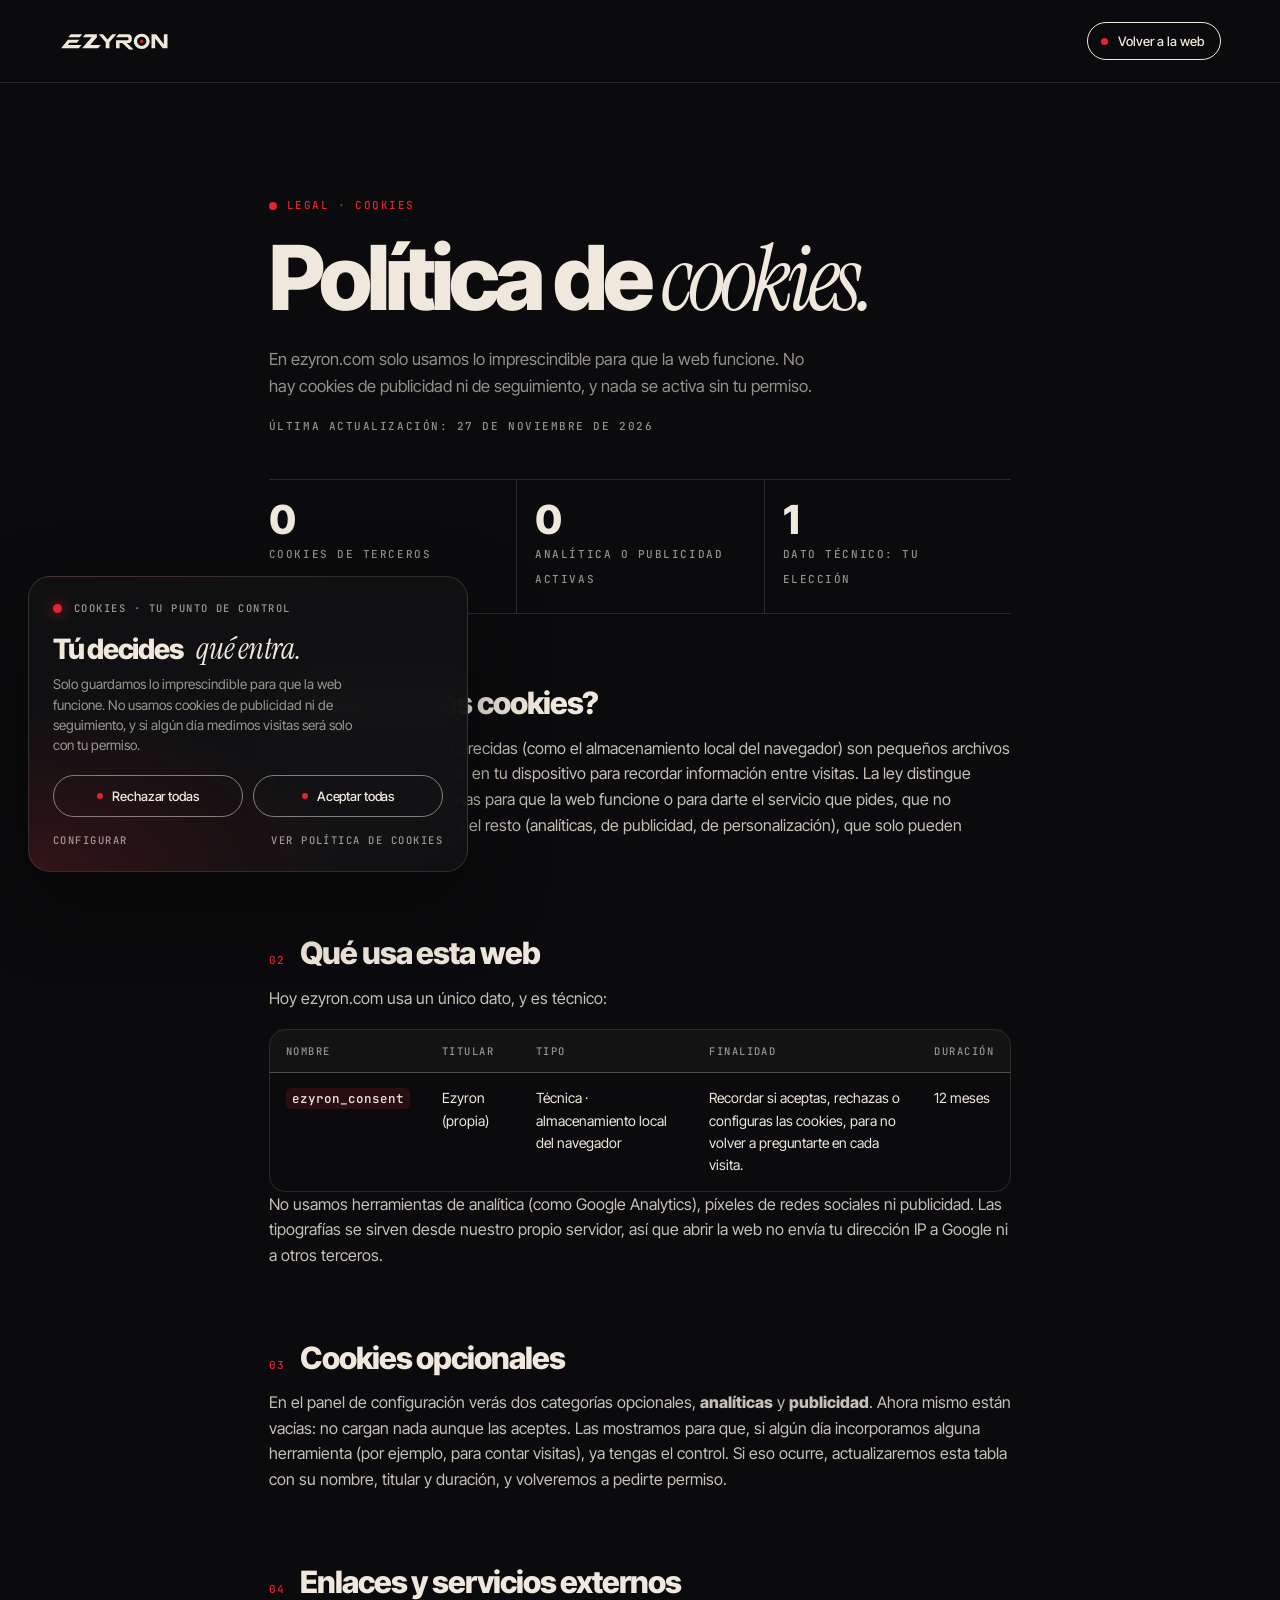
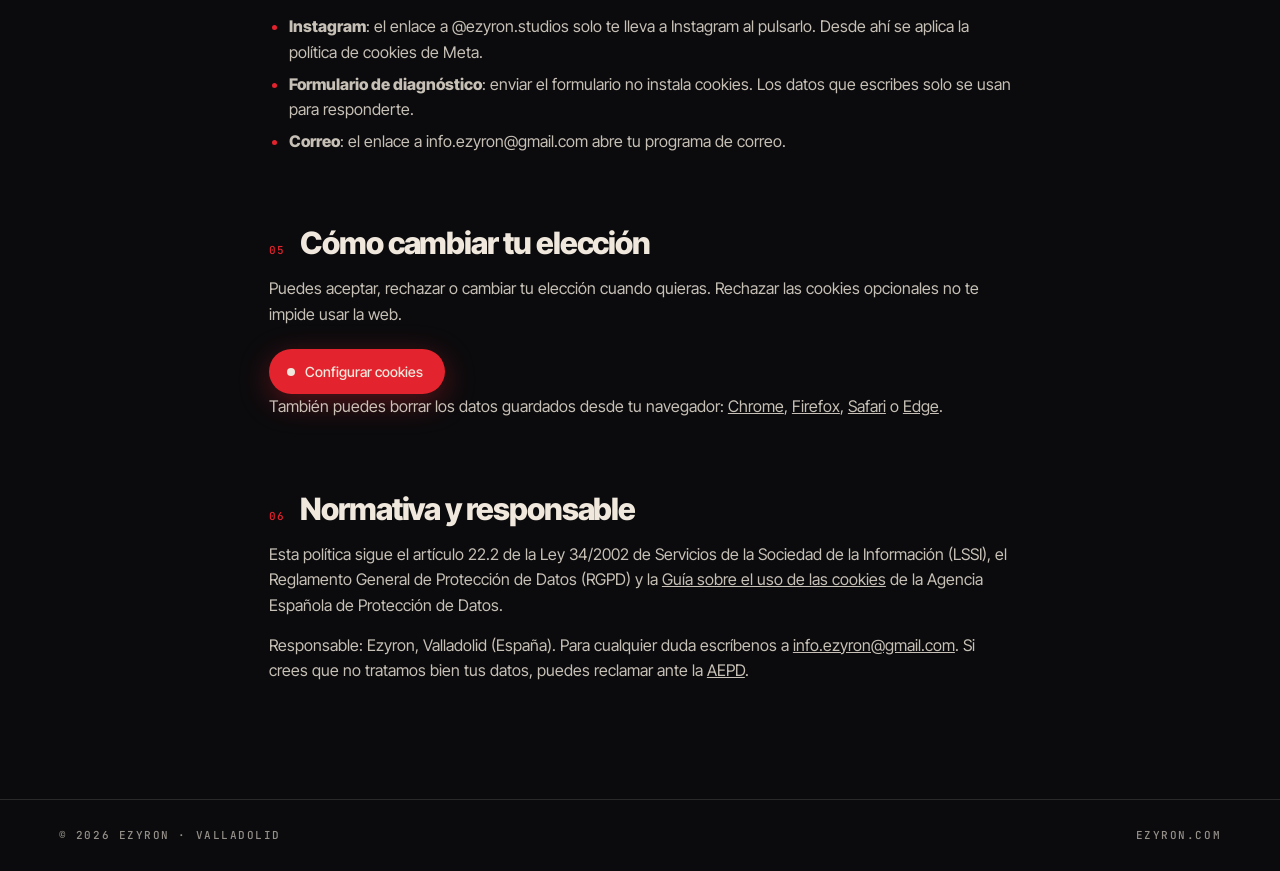
<file: politica-de-cookies.html>
<!doctype html>
<html lang="es">
<head>
<meta charset="utf-8">
<meta name="viewport" content="width=device-width, initial-scale=1">
<meta name="theme-color" content="#0B0B0D">
<title>Política de cookies · Ezyron</title>
<meta name="description" content="Qué cookies y almacenamiento usa ezyron.com, para qué sirven, cuánto duran y cómo cambiar tu elección.">
<meta name="robots" content="noindex, follow">
<link rel="canonical" href="https://ezyron.com/politica-de-cookies.html">
<link rel="icon" href="favicon.svg" type="image/svg+xml">
<link rel="icon" href="favicon-32.png" sizes="32x32" type="image/png">
<link rel="apple-touch-icon" href="apple-touch-icon.png">
<link rel="preload" href="fonts/inter-tight-normal-latin.woff2" as="font" type="font/woff2" crossorigin>
<link rel="stylesheet" href="fonts/fonts.css">
<link rel="stylesheet" href="css/consent.css">
<style>
:root{--ink:#0B0B0D;--cream:#F0E8DC;--red:#E3232D;--line:rgba(240,232,220,.14);--mute:rgba(240,232,220,.6);
  --pad:clamp(20px,4.6vw,76px);--sans:'Inter Tight',system-ui,sans-serif;--serif:'Instrument Serif',Georgia,serif;--mono:'JetBrains Mono',ui-monospace,monospace;color-scheme:dark}
*{box-sizing:border-box;margin:0;padding:0}
html{-webkit-text-size-adjust:100%}
body{background:var(--ink);color:var(--cream);font:400 16px/1.6 var(--sans);-webkit-font-smoothing:antialiased;overflow-x:hidden}
a{color:inherit}
::selection{background:var(--red);color:var(--cream)}
:focus-visible{outline:2px solid var(--red);outline-offset:4px;border-radius:4px}
.mono{font:500 11px/1.4 var(--mono);letter-spacing:.14em;text-transform:uppercase}
.serif{font-family:var(--serif);font-style:italic;font-weight:400}
header{display:flex;justify-content:space-between;align-items:center;gap:20px;padding:22px var(--pad);border-bottom:1px solid var(--line)}
.brand svg{width:110px;height:auto;display:block}
.brand svg g{fill:var(--cream)}
.back{display:inline-flex;align-items:center;gap:10px;padding:10px 16px 10px 13px;border:1px solid currentColor;border-radius:99px;text-decoration:none;font:500 13px var(--sans);transition:background .3s,color .3s}
.back i{width:7px;height:7px;border-radius:50%;background:var(--red)}
.back:hover{background:var(--cream);color:var(--ink)}
main{max-width:860px;margin:0 auto;padding:clamp(60px,9vw,120px) var(--pad) clamp(70px,9vw,130px)}
.kick{display:flex;align-items:center;gap:10px;color:var(--red);margin-bottom:24px}
.kick::before{content:"";width:8px;height:8px;border-radius:50%;background:currentColor}
h1{font:800 clamp(44px,7vw,96px)/.9 var(--sans);letter-spacing:-.055em}
h1 .serif{font-weight:400}
.lead{margin-top:26px;color:var(--mute);font-size:clamp(16px,1.3vw,18px);max-width:56ch}
.meta{margin-top:20px;color:var(--mute)}
.sum{margin-top:44px;display:grid;grid-template-columns:repeat(3,1fr);border-top:1px solid var(--line);border-bottom:1px solid var(--line)}
.sum div{padding:20px 18px 22px 0}
.sum div+div{border-left:1px solid var(--line);padding-left:18px}
.sum b{display:block;font:800 40px/1 var(--sans);letter-spacing:-.05em}
.sum span{color:var(--mute)}
section{margin-top:clamp(48px,6vw,72px)}
h2{font:700 clamp(24px,2.4vw,32px)/1.1 var(--sans);letter-spacing:-.035em;margin-bottom:16px;display:flex;gap:14px;align-items:baseline}
h2 .mono{color:var(--red);flex:none}
p+p,p+ul,ul+p{margin-top:14px}
section p,section li{color:rgba(240,232,220,.82)}
ul{padding-left:20px}
li+li{margin-top:6px}
li::marker{color:var(--red)}
.tbl{margin-top:18px;overflow-x:auto;border:1px solid var(--line);border-radius:16px}
table{width:100%;border-collapse:collapse;font-size:14px;min-width:620px}
th,td{text-align:left;padding:14px 16px;vertical-align:top;border-bottom:1px solid var(--line)}
th{font:500 10.5px var(--mono);letter-spacing:.14em;text-transform:uppercase;color:var(--mute);background:rgba(240,232,220,.03)}
tr:last-child td{border-bottom:0}
td code,p code{font:500 12.5px var(--mono);color:var(--cream);background:rgba(227,35,45,.14);padding:2px 6px;border-radius:6px}
.cta{margin-top:22px;display:inline-flex;align-items:center;gap:10px;padding:14px 22px 14px 18px;border-radius:99px;background:var(--red);color:var(--cream);border:0;font:500 14px var(--sans);cursor:pointer;box-shadow:0 8px 30px rgba(227,35,45,.35);transition:transform .25s}
.cta i{width:8px;height:8px;border-radius:50%;background:var(--cream)}
.cta:hover{transform:translateY(-2px)}
footer{border-top:1px solid var(--line);padding:28px var(--pad);display:flex;justify-content:space-between;gap:16px;flex-wrap:wrap;color:var(--mute)}
footer a{text-decoration:none}
footer a:hover{color:var(--cream)}
@media (max-width:640px){table{min-width:0}thead{display:none}table,tbody,tr,td{display:block}td{display:grid;grid-template-columns:96px 1fr;gap:12px;padding:12px 16px}td::before{content:attr(data-l);font:500 10px var(--mono);letter-spacing:.14em;text-transform:uppercase;color:var(--mute);padding-top:3px}.sum{grid-template-columns:1fr}.sum div+div{border-left:0;padding-left:0;border-top:1px solid var(--line)}}
</style>
</head>
<body>
<header>
  <a href="./" class="brand" aria-label="Ezyron, volver al inicio">
    <svg viewBox="190 444 1051 180" aria-hidden="true"><g>
      <path d="M210,600 L379,600 L404,568 L274,568 L291,546 L361,546 L384,517 L275,517 Z"/>
      <path d="M759,465 L850,465 A36,42.5 0 0 1 850,550 L838,550 L903,611 L860,611 L795,550 L769,550 L769,600 L735,600 L735,522 L844,522 A11,14.5 0 0 0 844,493 L736,493 Z"/>
      <path d="M570,465 L609,465 L654,516 L699,465 L738,465 L672,543 L672,600 L636,600 L636,543 Z"/>
      <path d="M441,465 L552,465 L552,494 L488,568 L589,568 L562,600 L411,600 L502,494 L418,494 Z"/>
      <path d="M279,494 L388,494 L411,465 L302,465 Z"/>
      <path d="M1074,465 L1119,465 L1192,560 L1192,465 L1227,465 L1227,600 L1182,600 L1109,506 L1109,600 L1074,600 Z"/>
      <path fill-rule="evenodd" d="M 1057 533 A 76.5 73 0 1 0 904 533 A 76.5 73 0 1 0 1057 533 Z M 1025 533 A 44.5 44 0 1 1 936 533 A 44.5 44 0 1 1 1025 533 Z"/>
    </g><circle cx="980.5" cy="533" r="16" fill="#E3232D"/></svg>
  </a>
  <a class="back" href="./"><i></i>Volver a la web</a>
</header>

<main>
  <span class="kick mono">Legal · Cookies</span>
  <h1>Política de <span class="serif">cookies.</span></h1>
  <p class="lead">En ezyron.com solo usamos lo imprescindible para que la web funcione. No hay cookies de publicidad ni de seguimiento, y nada se activa sin tu permiso.</p>
  <p class="meta mono">Última actualización: 27 de noviembre de 2026</p>

  <div class="sum">
    <div><b>0</b><span class="mono">Cookies de terceros</span></div>
    <div><b>0</b><span class="mono">Analítica o publicidad activas</span></div>
    <div><b>1</b><span class="mono">Dato técnico: tu elección</span></div>
  </div>

  <section>
    <h2><span class="mono">01</span>¿Qué son las cookies?</h2>
    <p>Las cookies y tecnologías parecidas (como el almacenamiento local del navegador) son pequeños archivos o datos que una web guarda en tu dispositivo para recordar información entre visitas. La ley distingue entre las <strong>técnicas</strong>, necesarias para que la web funcione o para darte el servicio que pides, que no necesitan consentimiento, y el resto (analíticas, de publicidad, de personalización), que solo pueden usarse si las aceptas.</p>
  </section>

  <section>
    <h2><span class="mono">02</span>Qué usa esta web</h2>
    <p>Hoy ezyron.com usa un único dato, y es técnico:</p>
    <div class="tbl">
      <table>
        <thead><tr><th>Nombre</th><th>Titular</th><th>Tipo</th><th>Finalidad</th><th>Duración</th></tr></thead>
        <tbody>
          <tr><td data-l="Nombre"><code>ezyron_consent</code></td><td data-l="Titular">Ezyron (propia)</td><td data-l="Tipo">Técnica · almacenamiento local del navegador</td><td data-l="Finalidad">Recordar si aceptas, rechazas o configuras las cookies, para no volver a preguntarte en cada visita.</td><td data-l="Duración">12 meses</td></tr>
        </tbody>
      </table>
    </div>
    <p>No usamos herramientas de analítica (como Google Analytics), píxeles de redes sociales ni publicidad. Las tipografías se sirven desde nuestro propio servidor, así que abrir la web no envía tu dirección IP a Google ni a otros terceros.</p>
  </section>

  <section>
    <h2><span class="mono">03</span>Cookies opcionales</h2>
    <p>En el panel de configuración verás dos categorías opcionales, <strong>analíticas</strong> y <strong>publicidad</strong>. Ahora mismo están vacías: no cargan nada aunque las aceptes. Las mostramos para que, si algún día incorporamos alguna herramienta (por ejemplo, para contar visitas), ya tengas el control. Si eso ocurre, actualizaremos esta tabla con su nombre, titular y duración, y volveremos a pedirte permiso.</p>
  </section>

  <section>
    <h2><span class="mono">04</span>Enlaces y servicios externos</h2>
    <ul>
      <li><strong>Instagram</strong>: el enlace a @ezyron.studios solo te lleva a Instagram al pulsarlo. Desde ahí se aplica la política de cookies de Meta.</li>
      <li><strong>Formulario de diagnóstico</strong>: enviar el formulario no instala cookies. Los datos que escribes solo se usan para responderte.</li>
      <li><strong>Correo</strong>: el enlace a info.ezyron@gmail.com abre tu programa de correo.</li>
    </ul>
  </section>

  <section>
    <h2><span class="mono">05</span>Cómo cambiar tu elección</h2>
    <p>Puedes aceptar, rechazar o cambiar tu elección cuando quieras. Rechazar las cookies opcionales no te impide usar la web.</p>
    <button type="button" class="cta" data-cookie-settings><i></i>Configurar cookies</button>
    <p>También puedes borrar los datos guardados desde tu navegador: <a href="https://support.google.com/chrome/answer/95647" target="_blank" rel="noopener">Chrome</a>, <a href="https://support.mozilla.org/es/kb/Borrar%20cookies" target="_blank" rel="noopener">Firefox</a>, <a href="https://support.apple.com/es-es/guide/safari/sfri11471/mac" target="_blank" rel="noopener">Safari</a> o <a href="https://support.microsoft.com/es-es/microsoft-edge/eliminar-las-cookies-en-microsoft-edge-63947406-40ac-c3b8-57b9-2a946a29ae09" target="_blank" rel="noopener">Edge</a>.</p>
  </section>

  <section>
    <h2><span class="mono">06</span>Normativa y responsable</h2>
    <p>Esta política sigue el artículo 22.2 de la Ley 34/2002 de Servicios de la Sociedad de la Información (LSSI), el Reglamento General de Protección de Datos (RGPD) y la <a href="https://www.aepd.es/guias/guia-cookies.pdf" target="_blank" rel="noopener">Guía sobre el uso de las cookies</a> de la Agencia Española de Protección de Datos.</p>
    <p>Responsable: Ezyron, Valladolid (España). Para cualquier duda escríbenos a <a href="mailto:info.ezyron@gmail.com">info.ezyron@gmail.com</a>. Si crees que no tratamos bien tus datos, puedes reclamar ante la <a href="https://www.aepd.es" target="_blank" rel="noopener">AEPD</a>.</p>
  </section>
</main>

<footer class="mono">
  <span>© 2026 Ezyron · Valladolid</span>
  <a href="./">ezyron.com</a>
</footer>
<script src="js/consent.js" defer></script>
</body>
</html>
</file>
<file: fonts/fonts.css>
/* latin-ext */
@font-face {
 font-family: 'Instrument Serif';
 font-style: italic;
 font-weight: 400;
 font-display: swap;
 src: url(instrument-serif-italic-latin-ext.woff2) format('woff2');
 unicode-range: U+0100-02BA, U+02BD-02C5, U+02C7-02CC, U+02CE-02D7, U+02DD-02FF, U+0304, U+0308, U+0329, U+1D00-1DBF, U+1E00-1E9F, U+1EF2-1EFF, U+2020, U+20A0-20AB, U+20AD-20C4, U+2113, U+2C60-2C7F, U+A720-A7FF;
}
/* latin */
@font-face {
 font-family: 'Instrument Serif';
 font-style: italic;
 font-weight: 400;
 font-display: swap;
 src: url(instrument-serif-italic-latin.woff2) format('woff2');
 unicode-range: U+0000-00FF, U+0131, U+0152-0153, U+02BB-02BC, U+02C6, U+02DA, U+02DC, U+0304, U+0308, U+0329, U+2000-206F, U+20AC, U+2122, U+2191, U+2193, U+2212, U+2215, U+FEFF, U+FFFD;
}
/* latin-ext */
@font-face {
 font-family: 'Instrument Serif';
 font-style: normal;
 font-weight: 400;
 font-display: swap;
 src: url(instrument-serif-normal-latin-ext.woff2) format('woff2');
 unicode-range: U+0100-02BA, U+02BD-02C5, U+02C7-02CC, U+02CE-02D7, U+02DD-02FF, U+0304, U+0308, U+0329, U+1D00-1DBF, U+1E00-1E9F, U+1EF2-1EFF, U+2020, U+20A0-20AB, U+20AD-20C4, U+2113, U+2C60-2C7F, U+A720-A7FF;
}
/* latin */
@font-face {
 font-family: 'Instrument Serif';
 font-style: normal;
 font-weight: 400;
 font-display: swap;
 src: url(instrument-serif-normal-latin.woff2) format('woff2');
 unicode-range: U+0000-00FF, U+0131, U+0152-0153, U+02BB-02BC, U+02C6, U+02DA, U+02DC, U+0304, U+0308, U+0329, U+2000-206F, U+20AC, U+2122, U+2191, U+2193, U+2212, U+2215, U+FEFF, U+FFFD;
}
/* latin-ext */
@font-face {
 font-family: 'Inter Tight';
 font-style: normal;
 font-weight: 300;
 font-display: swap;
 src: url(inter-tight-normal-latin-ext.woff2) format('woff2');
 unicode-range: U+0100-02BA, U+02BD-02C5, U+02C7-02CC, U+02CE-02D7, U+02DD-02FF, U+0304, U+0308, U+0329, U+1D00-1DBF, U+1E00-1E9F, U+1EF2-1EFF, U+2020, U+20A0-20AB, U+20AD-20C4, U+2113, U+2C60-2C7F, U+A720-A7FF;
}
/* latin */
@font-face {
 font-family: 'Inter Tight';
 font-style: normal;
 font-weight: 300;
 font-display: swap;
 src: url(inter-tight-normal-latin.woff2) format('woff2');
 unicode-range: U+0000-00FF, U+0131, U+0152-0153, U+02BB-02BC, U+02C6, U+02DA, U+02DC, U+0304, U+0308, U+0329, U+2000-206F, U+20AC, U+2122, U+2191, U+2193, U+2212, U+2215, U+FEFF, U+FFFD;
}
/* latin-ext */
@font-face {
 font-family: 'Inter Tight';
 font-style: normal;
 font-weight: 400;
 font-display: swap;
 src: url(inter-tight-normal-latin-ext.woff2) format('woff2');
 unicode-range: U+0100-02BA, U+02BD-02C5, U+02C7-02CC, U+02CE-02D7, U+02DD-02FF, U+0304, U+0308, U+0329, U+1D00-1DBF, U+1E00-1E9F, U+1EF2-1EFF, U+2020, U+20A0-20AB, U+20AD-20C4, U+2113, U+2C60-2C7F, U+A720-A7FF;
}
/* latin */
@font-face {
 font-family: 'Inter Tight';
 font-style: normal;
 font-weight: 400;
 font-display: swap;
 src: url(inter-tight-normal-latin.woff2) format('woff2');
 unicode-range: U+0000-00FF, U+0131, U+0152-0153, U+02BB-02BC, U+02C6, U+02DA, U+02DC, U+0304, U+0308, U+0329, U+2000-206F, U+20AC, U+2122, U+2191, U+2193, U+2212, U+2215, U+FEFF, U+FFFD;
}
/* latin-ext */
@font-face {
 font-family: 'Inter Tight';
 font-style: normal;
 font-weight: 500;
 font-display: swap;
 src: url(inter-tight-normal-latin-ext.woff2) format('woff2');
 unicode-range: U+0100-02BA, U+02BD-02C5, U+02C7-02CC, U+02CE-02D7, U+02DD-02FF, U+0304, U+0308, U+0329, U+1D00-1DBF, U+1E00-1E9F, U+1EF2-1EFF, U+2020, U+20A0-20AB, U+20AD-20C4, U+2113, U+2C60-2C7F, U+A720-A7FF;
}
/* latin */
@font-face {
 font-family: 'Inter Tight';
 font-style: normal;
 font-weight: 500;
 font-display: swap;
 src: url(inter-tight-normal-latin.woff2) format('woff2');
 unicode-range: U+0000-00FF, U+0131, U+0152-0153, U+02BB-02BC, U+02C6, U+02DA, U+02DC, U+0304, U+0308, U+0329, U+2000-206F, U+20AC, U+2122, U+2191, U+2193, U+2212, U+2215, U+FEFF, U+FFFD;
}
/* latin-ext */
@font-face {
 font-family: 'Inter Tight';
 font-style: normal;
 font-weight: 600;
 font-display: swap;
 src: url(inter-tight-normal-latin-ext.woff2) format('woff2');
 unicode-range: U+0100-02BA, U+02BD-02C5, U+02C7-02CC, U+02CE-02D7, U+02DD-02FF, U+0304, U+0308, U+0329, U+1D00-1DBF, U+1E00-1E9F, U+1EF2-1EFF, U+2020, U+20A0-20AB, U+20AD-20C4, U+2113, U+2C60-2C7F, U+A720-A7FF;
}
/* latin */
@font-face {
 font-family: 'Inter Tight';
 font-style: normal;
 font-weight: 600;
 font-display: swap;
 src: url(inter-tight-normal-latin.woff2) format('woff2');
 unicode-range: U+0000-00FF, U+0131, U+0152-0153, U+02BB-02BC, U+02C6, U+02DA, U+02DC, U+0304, U+0308, U+0329, U+2000-206F, U+20AC, U+2122, U+2191, U+2193, U+2212, U+2215, U+FEFF, U+FFFD;
}
/* latin-ext */
@font-face {
 font-family: 'Inter Tight';
 font-style: normal;
 font-weight: 800;
 font-display: swap;
 src: url(inter-tight-normal-latin-ext.woff2) format('woff2');
 unicode-range: U+0100-02BA, U+02BD-02C5, U+02C7-02CC, U+02CE-02D7, U+02DD-02FF, U+0304, U+0308, U+0329, U+1D00-1DBF, U+1E00-1E9F, U+1EF2-1EFF, U+2020, U+20A0-20AB, U+20AD-20C4, U+2113, U+2C60-2C7F, U+A720-A7FF;
}
/* latin */
@font-face {
 font-family: 'Inter Tight';
 font-style: normal;
 font-weight: 800;
 font-display: swap;
 src: url(inter-tight-normal-latin.woff2) format('woff2');
 unicode-range: U+0000-00FF, U+0131, U+0152-0153, U+02BB-02BC, U+02C6, U+02DA, U+02DC, U+0304, U+0308, U+0329, U+2000-206F, U+20AC, U+2122, U+2191, U+2193, U+2212, U+2215, U+FEFF, U+FFFD;
}
/* latin-ext */
@font-face {
 font-family: 'Inter Tight';
 font-style: normal;
 font-weight: 900;
 font-display: swap;
 src: url(inter-tight-normal-latin-ext.woff2) format('woff2');
 unicode-range: U+0100-02BA, U+02BD-02C5, U+02C7-02CC, U+02CE-02D7, U+02DD-02FF, U+0304, U+0308, U+0329, U+1D00-1DBF, U+1E00-1E9F, U+1EF2-1EFF, U+2020, U+20A0-20AB, U+20AD-20C4, U+2113, U+2C60-2C7F, U+A720-A7FF;
}
/* latin */
@font-face {
 font-family: 'Inter Tight';
 font-style: normal;
 font-weight: 900;
 font-display: swap;
 src: url(inter-tight-normal-latin.woff2) format('woff2');
 unicode-range: U+0000-00FF, U+0131, U+0152-0153, U+02BB-02BC, U+02C6, U+02DA, U+02DC, U+0304, U+0308, U+0329, U+2000-206F, U+20AC, U+2122, U+2191, U+2193, U+2212, U+2215, U+FEFF, U+FFFD;
}
/* latin-ext */
@font-face {
 font-family: 'JetBrains Mono';
 font-style: normal;
 font-weight: 400;
 font-display: swap;
 src: url(jetbrains-mono-normal-latin-ext.woff2) format('woff2');
 unicode-range: U+0100-02BA, U+02BD-02C5, U+02C7-02CC, U+02CE-02D7, U+02DD-02FF, U+0304, U+0308, U+0329, U+1D00-1DBF, U+1E00-1E9F, U+1EF2-1EFF, U+2020, U+20A0-20AB, U+20AD-20C4, U+2113, U+2C60-2C7F, U+A720-A7FF;
}
/* latin */
@font-face {
 font-family: 'JetBrains Mono';
 font-style: normal;
 font-weight: 400;
 font-display: swap;
 src: url(jetbrains-mono-normal-latin.woff2) format('woff2');
 unicode-range: U+0000-00FF, U+0131, U+0152-0153, U+02BB-02BC, U+02C6, U+02DA, U+02DC, U+0304, U+0308, U+0329, U+2000-206F, U+20AC, U+2122, U+2191, U+2193, U+2212, U+2215, U+FEFF, U+FFFD;
}
/* latin-ext */
@font-face {
 font-family: 'JetBrains Mono';
 font-style: normal;
 font-weight: 500;
 font-display: swap;
 src: url(jetbrains-mono-normal-latin-ext.woff2) format('woff2');
 unicode-range: U+0100-02BA, U+02BD-02C5, U+02C7-02CC, U+02CE-02D7, U+02DD-02FF, U+0304, U+0308, U+0329, U+1D00-1DBF, U+1E00-1E9F, U+1EF2-1EFF, U+2020, U+20A0-20AB, U+20AD-20C4, U+2113, U+2C60-2C7F, U+A720-A7FF;
}
/* latin */
@font-face {
 font-family: 'JetBrains Mono';
 font-style: normal;
 font-weight: 500;
 font-display: swap;
 src: url(jetbrains-mono-normal-latin.woff2) format('woff2');
 unicode-range: U+0000-00FF, U+0131, U+0152-0153, U+02BB-02BC, U+02C6, U+02DA, U+02DC, U+0304, U+0308, U+0329, U+2000-206F, U+20AC, U+2122, U+2191, U+2193, U+2212, U+2215, U+FEFF, U+FFFD;
}
</file>
<file: css/consent.css>
/* Ezyron · aviso de cookies (banner + configuración). Estética de la web: tinta, crema y el punto rojo. */
.ck,.ckm{--ck-ink:#0B0B0D;--ck-cream:#F0E8DC;--ck-red:#E3232D;--ck-line:rgba(240,232,220,.14);--ck-mute:rgba(240,232,220,.62);
  --ck-sans:'Inter Tight',system-ui,sans-serif;--ck-serif:'Instrument Serif',Georgia,serif;--ck-mono:'JetBrains Mono',ui-monospace,monospace;
  color:var(--ck-cream);font:400 14px/1.5 var(--ck-sans);-webkit-font-smoothing:antialiased}
:where(.ck,.ckm) *{box-sizing:border-box;margin:0;padding:0}
:where(.ck,.ckm) button{font:inherit;color:inherit;background:none;border:0;cursor:pointer;text-transform:inherit;letter-spacing:inherit}
:where(.ck,.ckm) a{color:inherit}
.ck :focus-visible,.ckm :focus-visible{outline:2px solid var(--ck-red);outline-offset:3px;border-radius:99px}
.ck-mono{font:500 10.5px/1.4 var(--ck-mono);letter-spacing:.14em;text-transform:uppercase}
.ck-serif{font-family:var(--ck-serif);font-style:italic;font-weight:400;letter-spacing:-.01em}

/* ---------- el punto ---------- */
.ck-dot{position:relative;width:9px;height:9px;border-radius:50%;background:var(--ck-red);flex:none;box-shadow:0 0 14px rgba(227,35,45,.8)}
.ck-dot::after{content:"";position:absolute;inset:-5px;border-radius:50%;border:1px solid var(--ck-red);opacity:0;animation:ckPulse 2.4s cubic-bezier(.2,.6,.3,1) infinite}
@keyframes ckPulse{0%{transform:scale(.4);opacity:.9}100%{transform:scale(2.2);opacity:0}}

/* ---------- banner ---------- */
.ck{position:fixed;left:clamp(12px,2.4vw,28px);bottom:clamp(12px,2.4vw,28px);z-index:96;width:min(440px,calc(100vw - 24px));
  background:radial-gradient(120% 90% at 0% 100%,rgba(227,35,45,.16),transparent 60%),rgba(17,17,20,.94);
  -webkit-backdrop-filter:blur(18px);backdrop-filter:blur(18px);border:1px solid var(--ck-line);border-radius:22px;
  padding:24px 24px 20px;box-shadow:0 30px 80px rgba(0,0,0,.45);
  clip-path:circle(0 at 30px calc(100% - 30px));visibility:hidden;
  transition:clip-path .9s cubic-bezier(.7,0,.2,1),visibility 0s .9s}
.ck.on{clip-path:circle(150% at 30px calc(100% - 30px));visibility:visible;transition:clip-path 1.1s cubic-bezier(.7,0,.2,1),visibility 0s}
.ck-top{display:flex;align-items:center;gap:12px;color:var(--ck-mute)}
.ck h2{font:800 clamp(24px,2.2vw,28px)/1 var(--ck-sans);letter-spacing:-.045em;margin:18px 0 10px}
.ck h2 .ck-serif{font-weight:400;font-size:1.08em}
.ck p{color:var(--ck-mute);font-size:13.5px;max-width:40ch}
.ck-row{display:grid;grid-template-columns:1fr 1fr;gap:10px;margin-top:20px}
.ck-btn{display:inline-flex;align-items:center;justify-content:center;gap:9px;padding:12px 16px;border-radius:99px;border:1px solid rgba(240,232,220,.5);
  font:500 13px var(--ck-sans)!important;letter-spacing:-.01em;transition:background .3s,color .3s,border-color .3s,transform .2s}
.ck-btn i{width:6px;height:6px;border-radius:50%;background:var(--ck-red);transition:transform .35s cubic-bezier(.3,1.6,.5,1),background .3s}
.ck-btn:hover{background:var(--ck-cream);color:var(--ck-ink);border-color:var(--ck-cream)}
.ck-btn:hover i{transform:scale(1.6)}
.ck-btn:active{transform:scale(.97)}
.ck-links{display:flex;justify-content:space-between;align-items:center;gap:14px;margin-top:16px;color:var(--ck-mute)}
.ck-links button,.ck-links a{text-decoration:none;border-bottom:1px solid transparent;transition:color .25s,border-color .25s;padding-bottom:2px}
.ck-links button:hover,.ck-links a:hover{color:var(--ck-cream);border-color:var(--ck-red)}
/* contenido entra detrás del círculo */
.ck .ck-top,.ck h2,.ck p,.ck-row,.ck-links{opacity:0;transform:translateY(10px);transition:opacity .5s,transform .7s cubic-bezier(.16,1,.3,1)}
.ck.on .ck-top{opacity:1;transform:none;transition-delay:.35s}
.ck.on h2{opacity:1;transform:none;transition-delay:.45s}
.ck.on p{opacity:1;transform:none;transition-delay:.55s}
.ck.on .ck-row{opacity:1;transform:none;transition-delay:.65s}
.ck.on .ck-links{opacity:1;transform:none;transition-delay:.75s}

/* ---------- configuración ---------- */
.ckm{position:fixed;inset:0;z-index:97;display:grid;place-items:center;padding:16px;visibility:hidden;transition:visibility 0s .7s}
.ckm.on{visibility:visible;transition:visibility 0s}
.ckm-bg{position:absolute;inset:0;background:rgba(11,11,13,.62);-webkit-backdrop-filter:blur(6px);backdrop-filter:blur(6px);opacity:0;transition:opacity .5s}
.ckm.on .ckm-bg{opacity:1}
.ckm-panel{position:relative;width:min(580px,100%);max-height:calc(100svh - 32px);overflow:auto;overscroll-behavior:contain;
  background:radial-gradient(90% 70% at 100% 0%,rgba(227,35,45,.14),transparent 60%),#121215;border:1px solid var(--ck-line);border-radius:24px;
  padding:clamp(22px,3.4vw,34px);box-shadow:0 40px 120px rgba(0,0,0,.55);
  clip-path:circle(0 at 50% 50%);transition:clip-path .7s cubic-bezier(.7,0,.2,1)}
.ckm.on .ckm-panel{clip-path:circle(120% at 50% 50%);transition:clip-path .9s cubic-bezier(.7,0,.2,1)}
.ckm-head{display:flex;align-items:center;justify-content:space-between;gap:16px;color:var(--ck-mute)}
.ckm-head span{display:flex;align-items:center;gap:12px}
.ckm-x{width:36px;height:36px;border-radius:50%;border:1px solid var(--ck-line);display:grid;place-items:center;transition:border-color .3s,transform .4s cubic-bezier(.3,1.6,.5,1)}
.ckm-x:hover{border-color:var(--ck-red);transform:rotate(90deg)}
.ckm-x::before,.ckm-x::after{content:"";grid-area:1/1;width:13px;height:1.5px;background:var(--ck-cream);transform:rotate(45deg)}
.ckm-x::after{transform:rotate(-45deg)}
.ckm h2{font:800 clamp(28px,3.4vw,40px)/.95 var(--ck-sans);letter-spacing:-.05em;margin:22px 0 12px}
.ckm h2 .ck-serif{font-weight:400}
.ckm-intro{color:var(--ck-mute);font-size:14px;max-width:48ch}
.ckm-list{margin-top:24px;border-top:1px solid var(--ck-line)}
.ckm-cat{border-bottom:1px solid var(--ck-line);padding:18px 0}
.ckm-cat-h{display:flex;align-items:center;justify-content:space-between;gap:16px}
.ckm-cat h3{font:600 16px var(--ck-sans);letter-spacing:-.02em}
.ckm-cat p{color:var(--ck-mute);font-size:13px;margin-top:8px;max-width:52ch}
.ckm-cat p .ck-mono{display:block;margin-top:6px;color:rgba(227,35,45,.9);font-size:10px}
.ckm-tag{color:var(--ck-red)!important}
/* interruptor: el punto viaja */
.ck-sw{position:relative;width:46px;height:26px;border-radius:99px;border:1px solid rgba(240,232,220,.35);flex:none;transition:background .35s,border-color .35s}
.ck-sw::after{content:"";position:absolute;left:4px;top:50%;width:16px;height:16px;margin-top:-8px;border-radius:50%;background:var(--ck-cream);transition:transform .45s cubic-bezier(.3,1.6,.5,1),background .3s}
.ck-sw[aria-checked="true"]{background:var(--ck-red);border-color:var(--ck-red)}
.ck-sw[aria-checked="true"]::after{transform:translateX(20px)}
.ck-sw[disabled]{opacity:.55;cursor:not-allowed}
.ckm-foot{display:grid;grid-template-columns:1fr 1fr 1fr;gap:10px;margin-top:24px}
.ckm-foot .ck-btn.save{background:var(--ck-cream);color:var(--ck-ink);border-color:var(--ck-cream)}
.ckm-foot .ck-btn.save:hover{background:var(--ck-red);color:var(--ck-cream);border-color:var(--ck-red)}
.ckm-foot .ck-btn.save i{background:var(--ck-red)}
.ckm-foot .ck-btn.save:hover i{background:var(--ck-cream)}
.ckm-legal{margin-top:16px;color:var(--ck-mute)}
.ckm-legal a{border-bottom:1px solid var(--ck-red);text-decoration:none}
.ck-toast{position:fixed;left:50%;bottom:22px;z-index:96;transform:translate(-50%,20px);opacity:0;pointer-events:none;display:flex;align-items:center;gap:10px;
  padding:10px 16px;border-radius:99px;background:rgba(17,17,20,.94);border:1px solid rgba(240,232,220,.14);color:#F0E8DC;transition:opacity .4s,transform .6s cubic-bezier(.16,1,.3,1)}
.ck-toast.on{opacity:1;transform:translate(-50%,0)}

@media (max-width:560px){
  .ck{left:12px;right:12px;width:auto;bottom:12px;padding:20px 18px 16px}
  .ckm-foot{grid-template-columns:1fr}
  .ckm-foot .ck-btn.save{order:-1}
}
@media (prefers-reduced-motion:reduce){
  .ck,.ck.on,.ckm-panel,.ckm.on .ckm-panel{clip-path:none!important;transition:opacity .3s,visibility 0s!important}
  .ck{opacity:0}.ck.on{opacity:1}
  .ck *{transition:none!important;transform:none!important;opacity:1!important}
  .ck-dot::after{animation:none}
}
</file>
